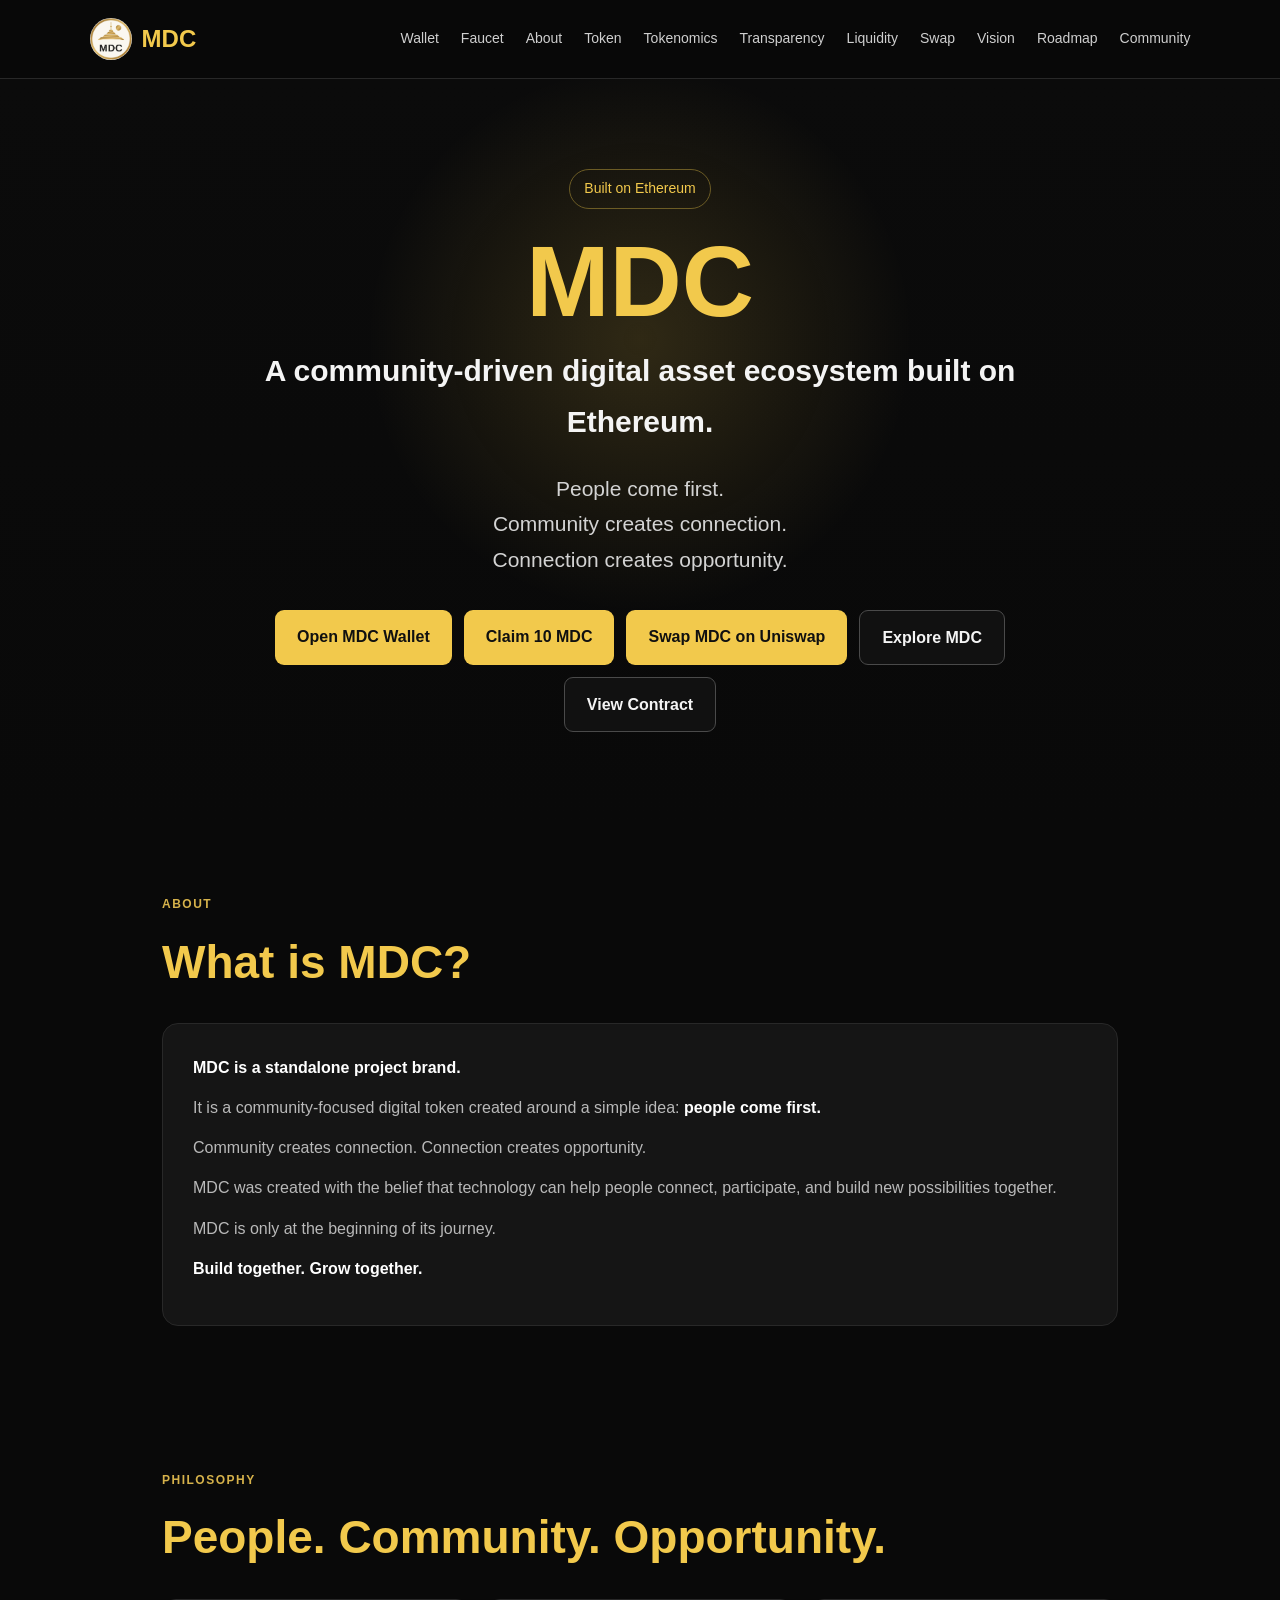
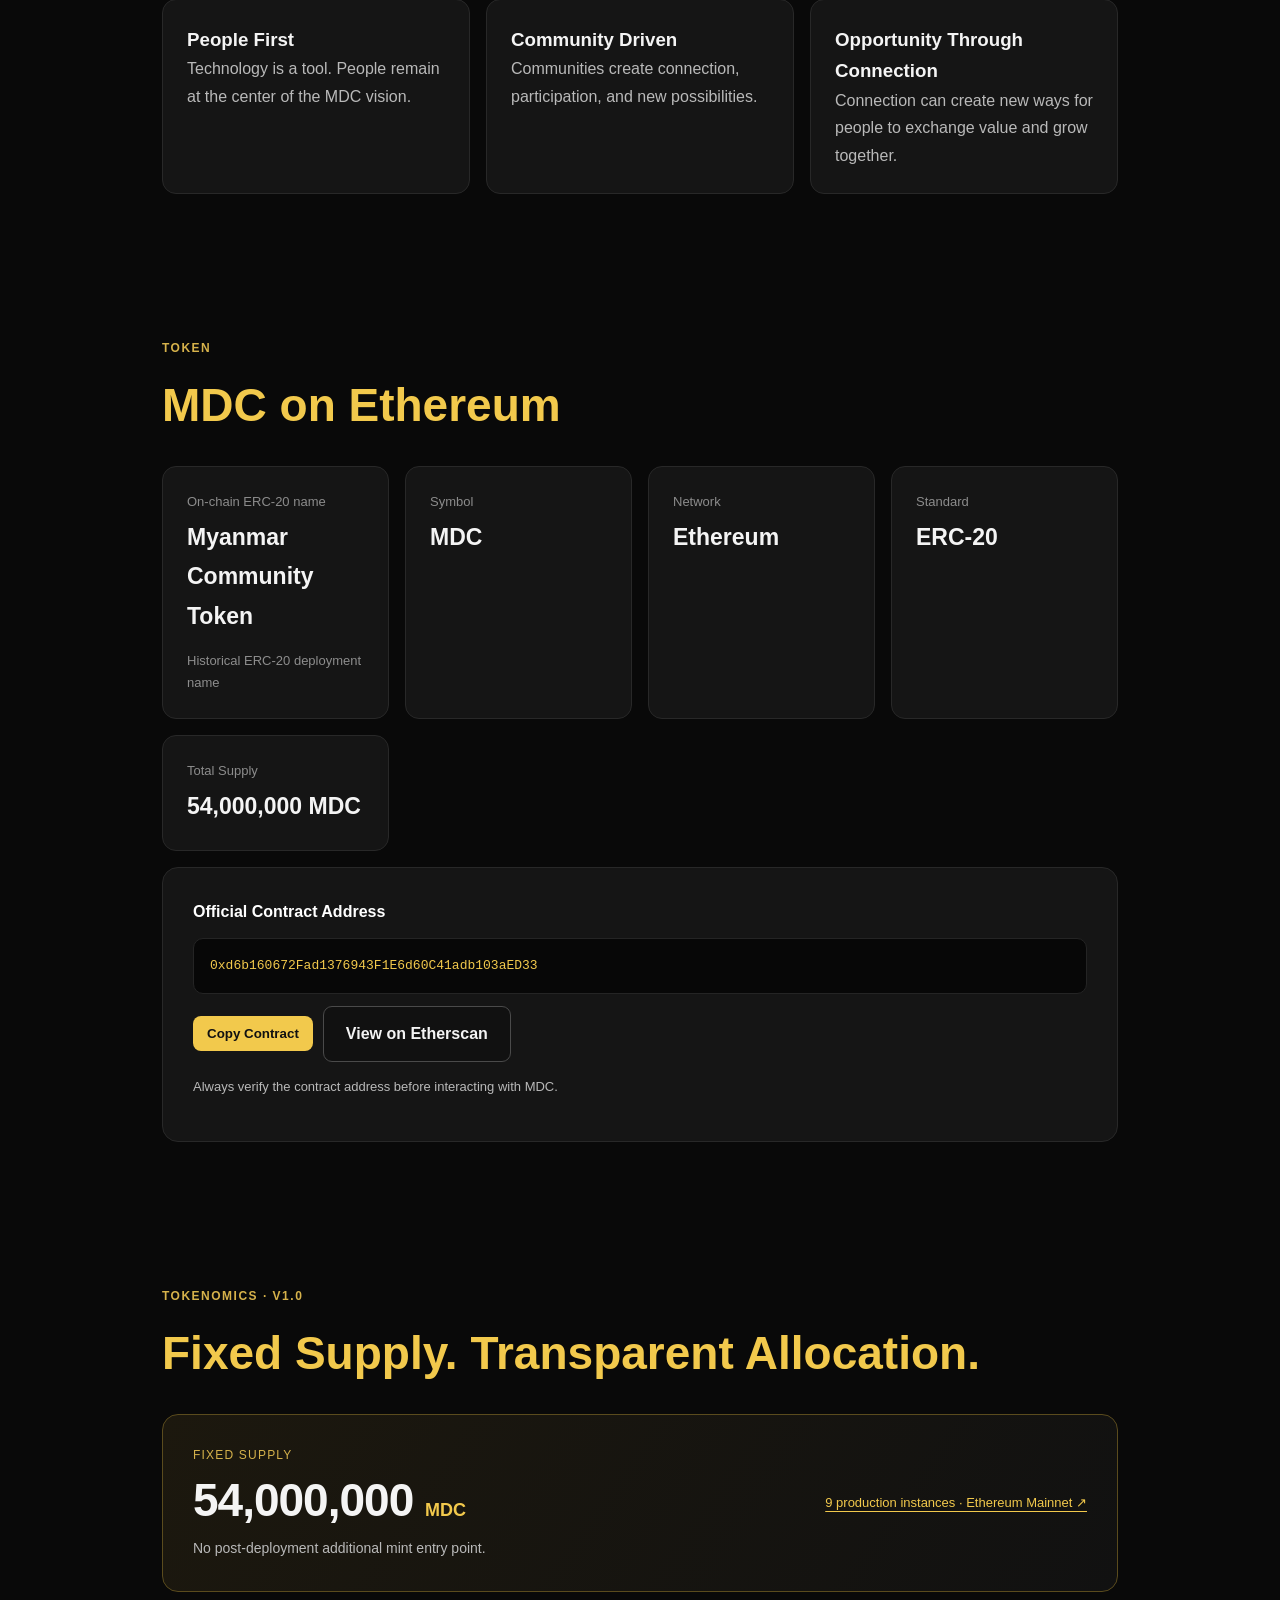
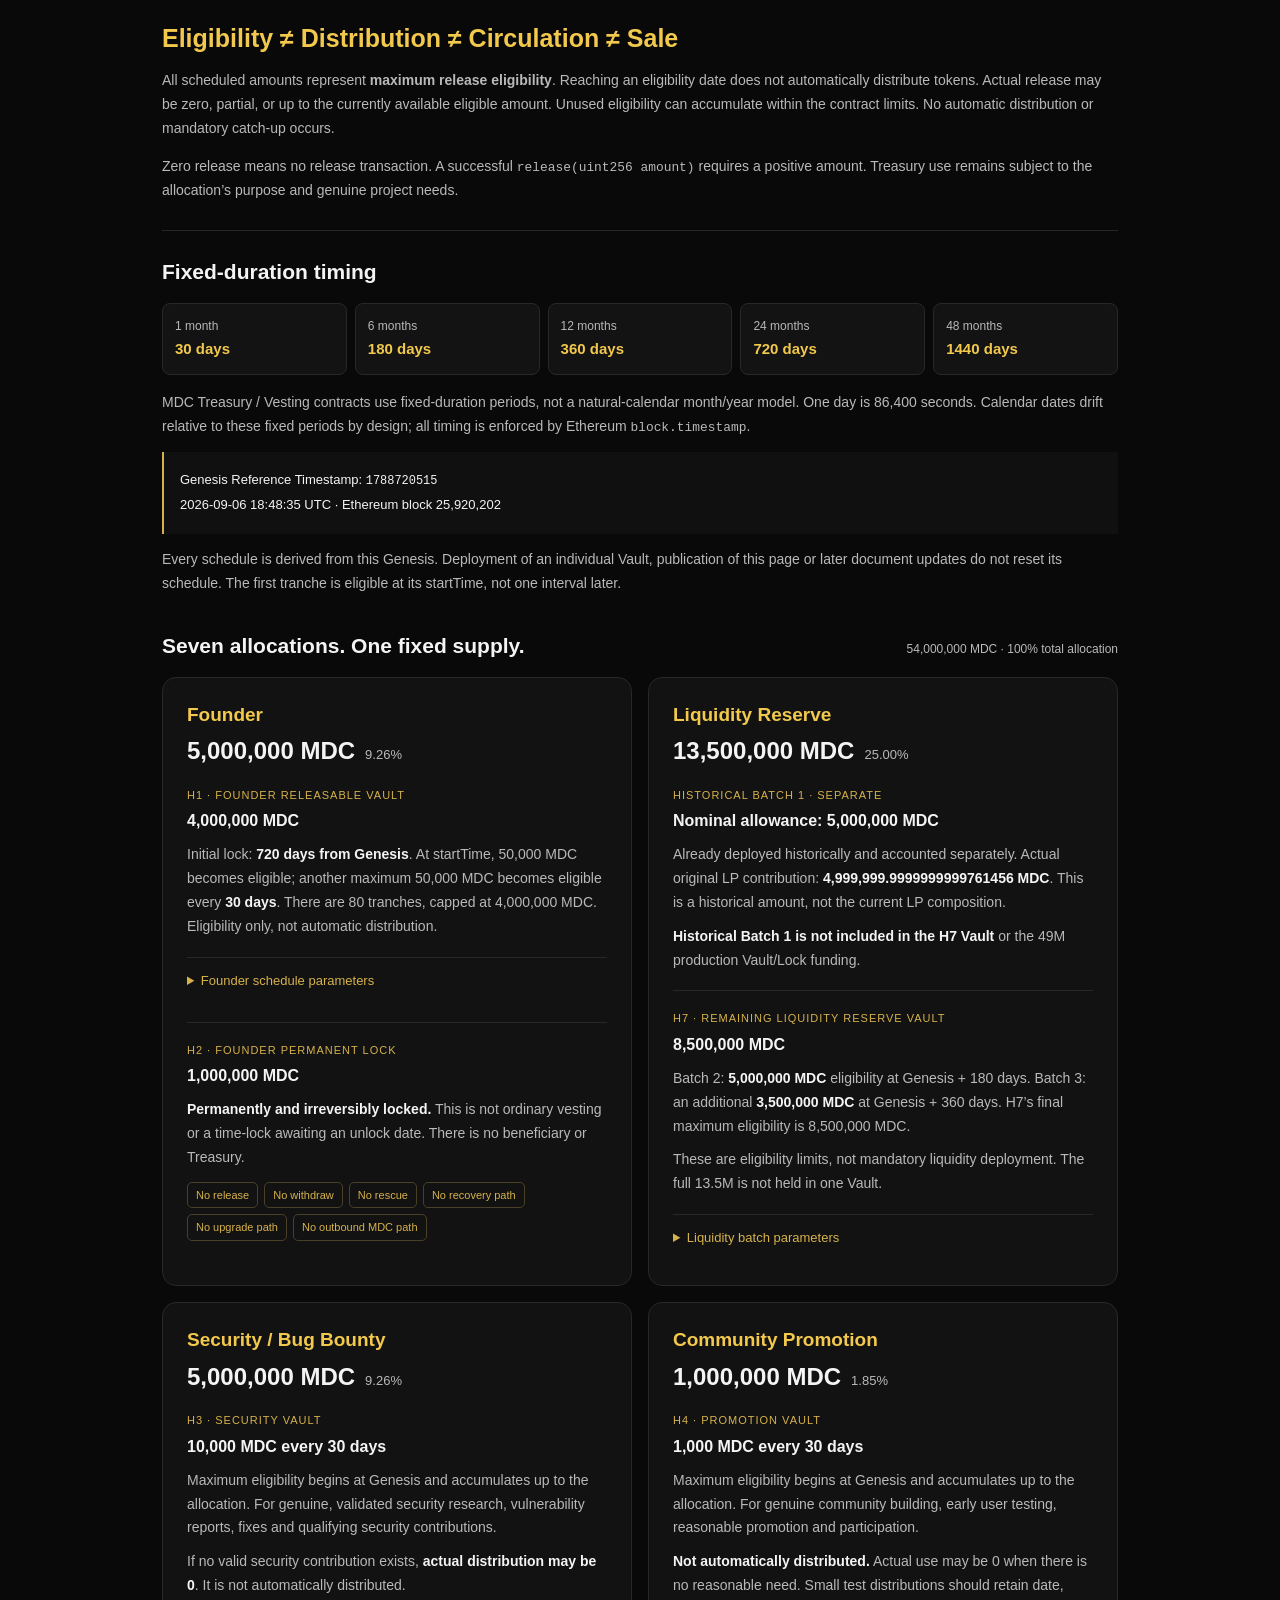
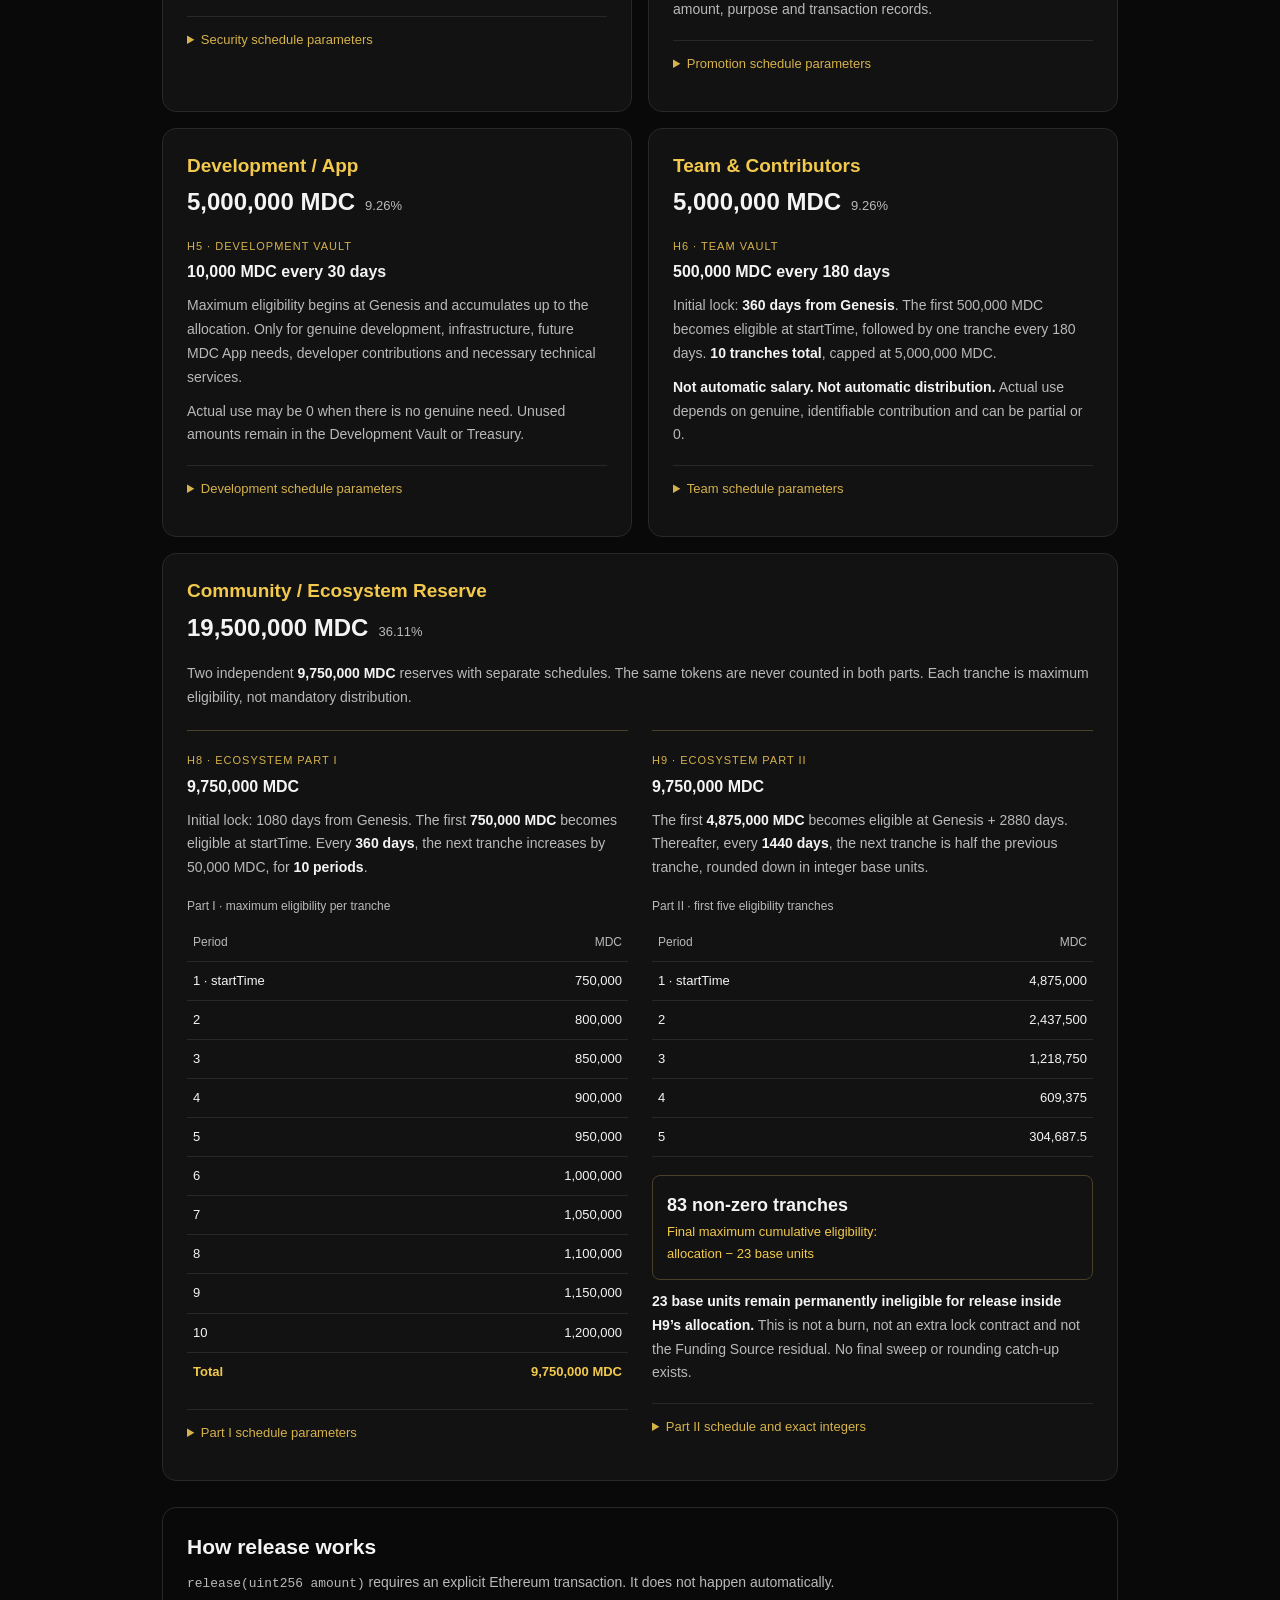
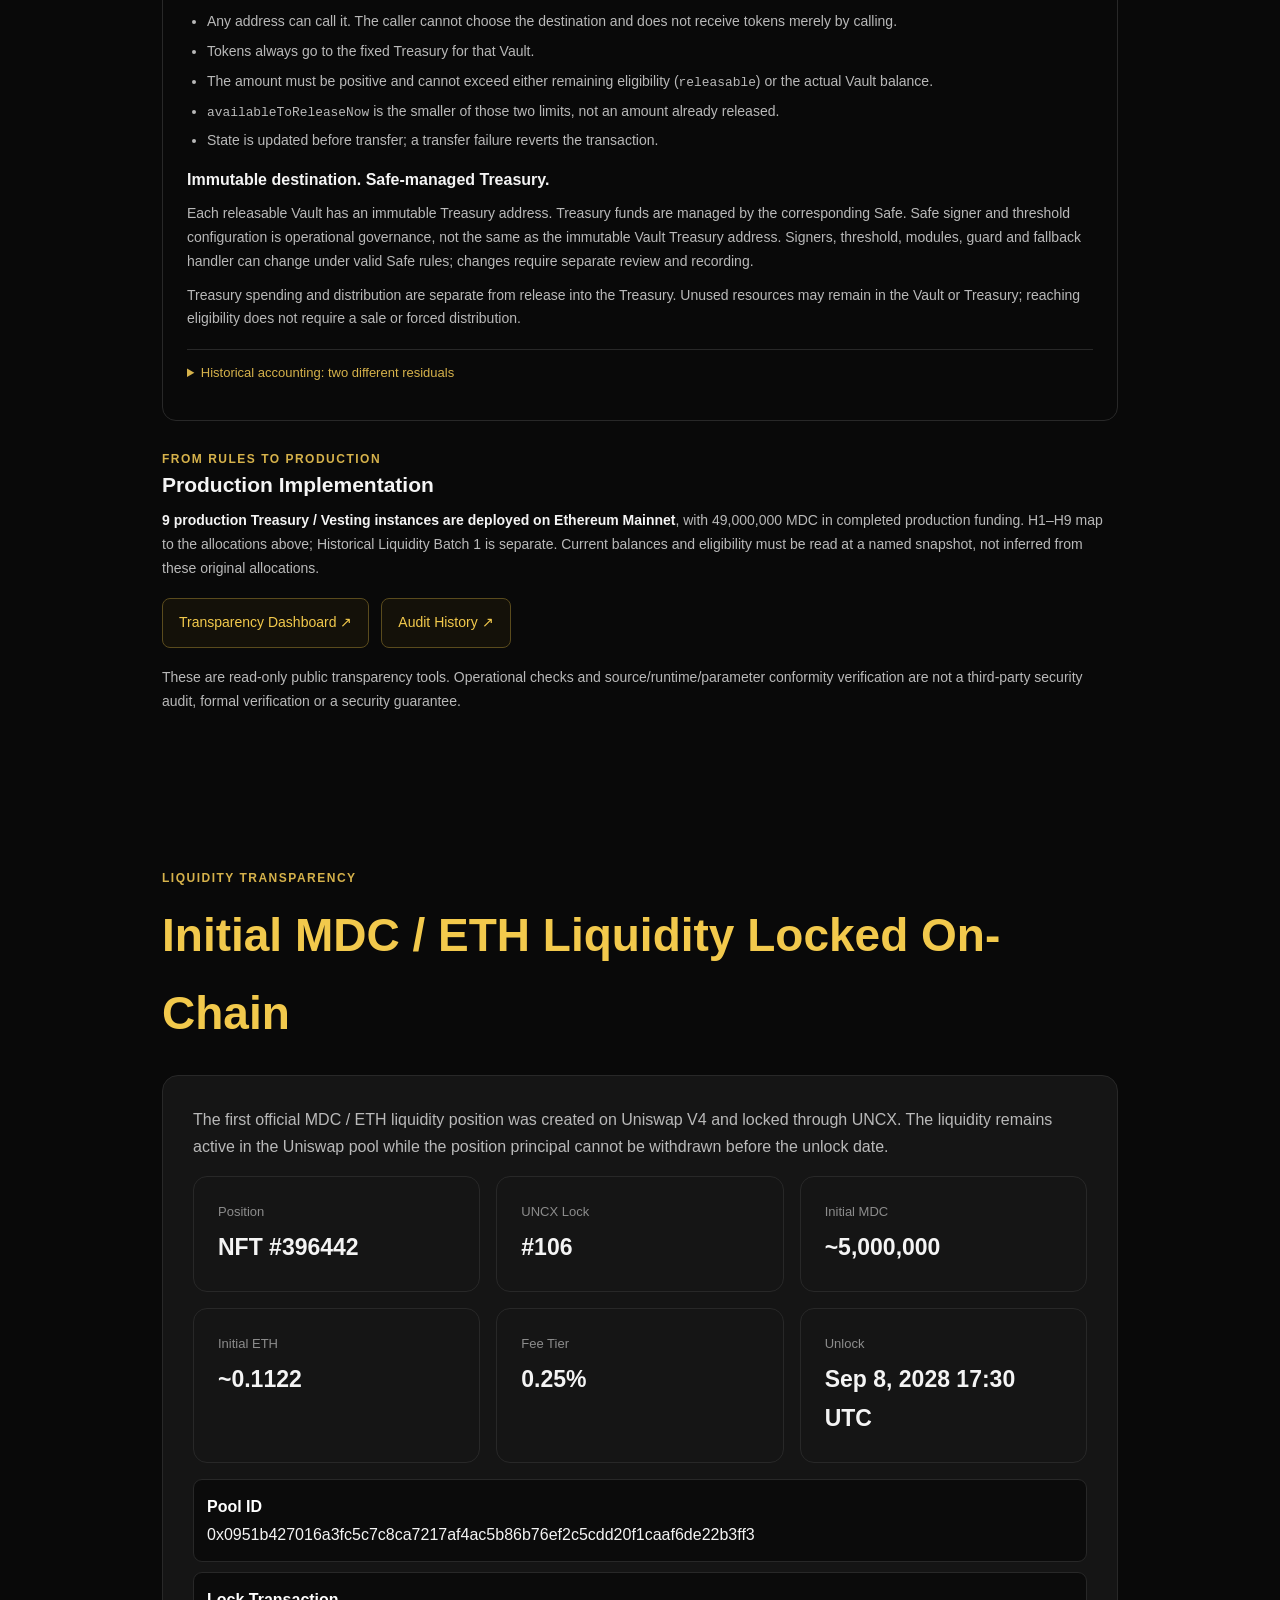
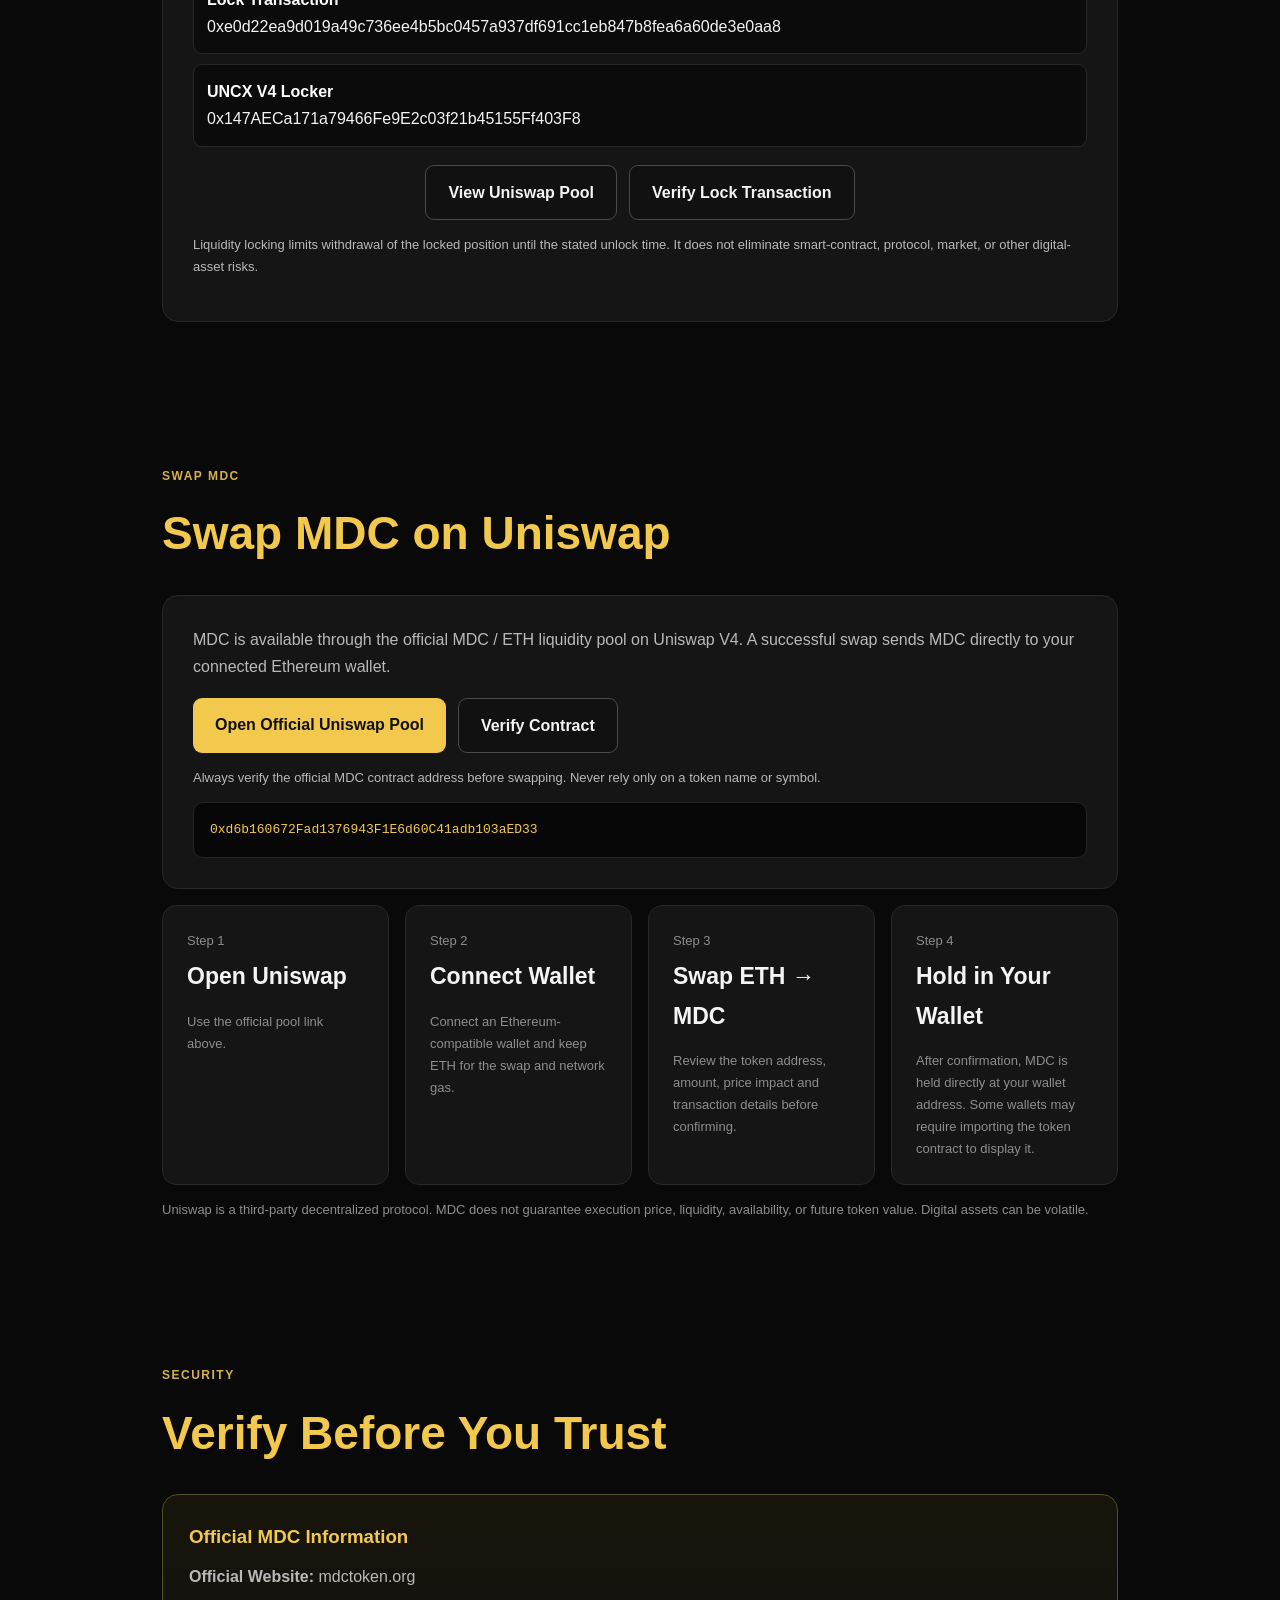
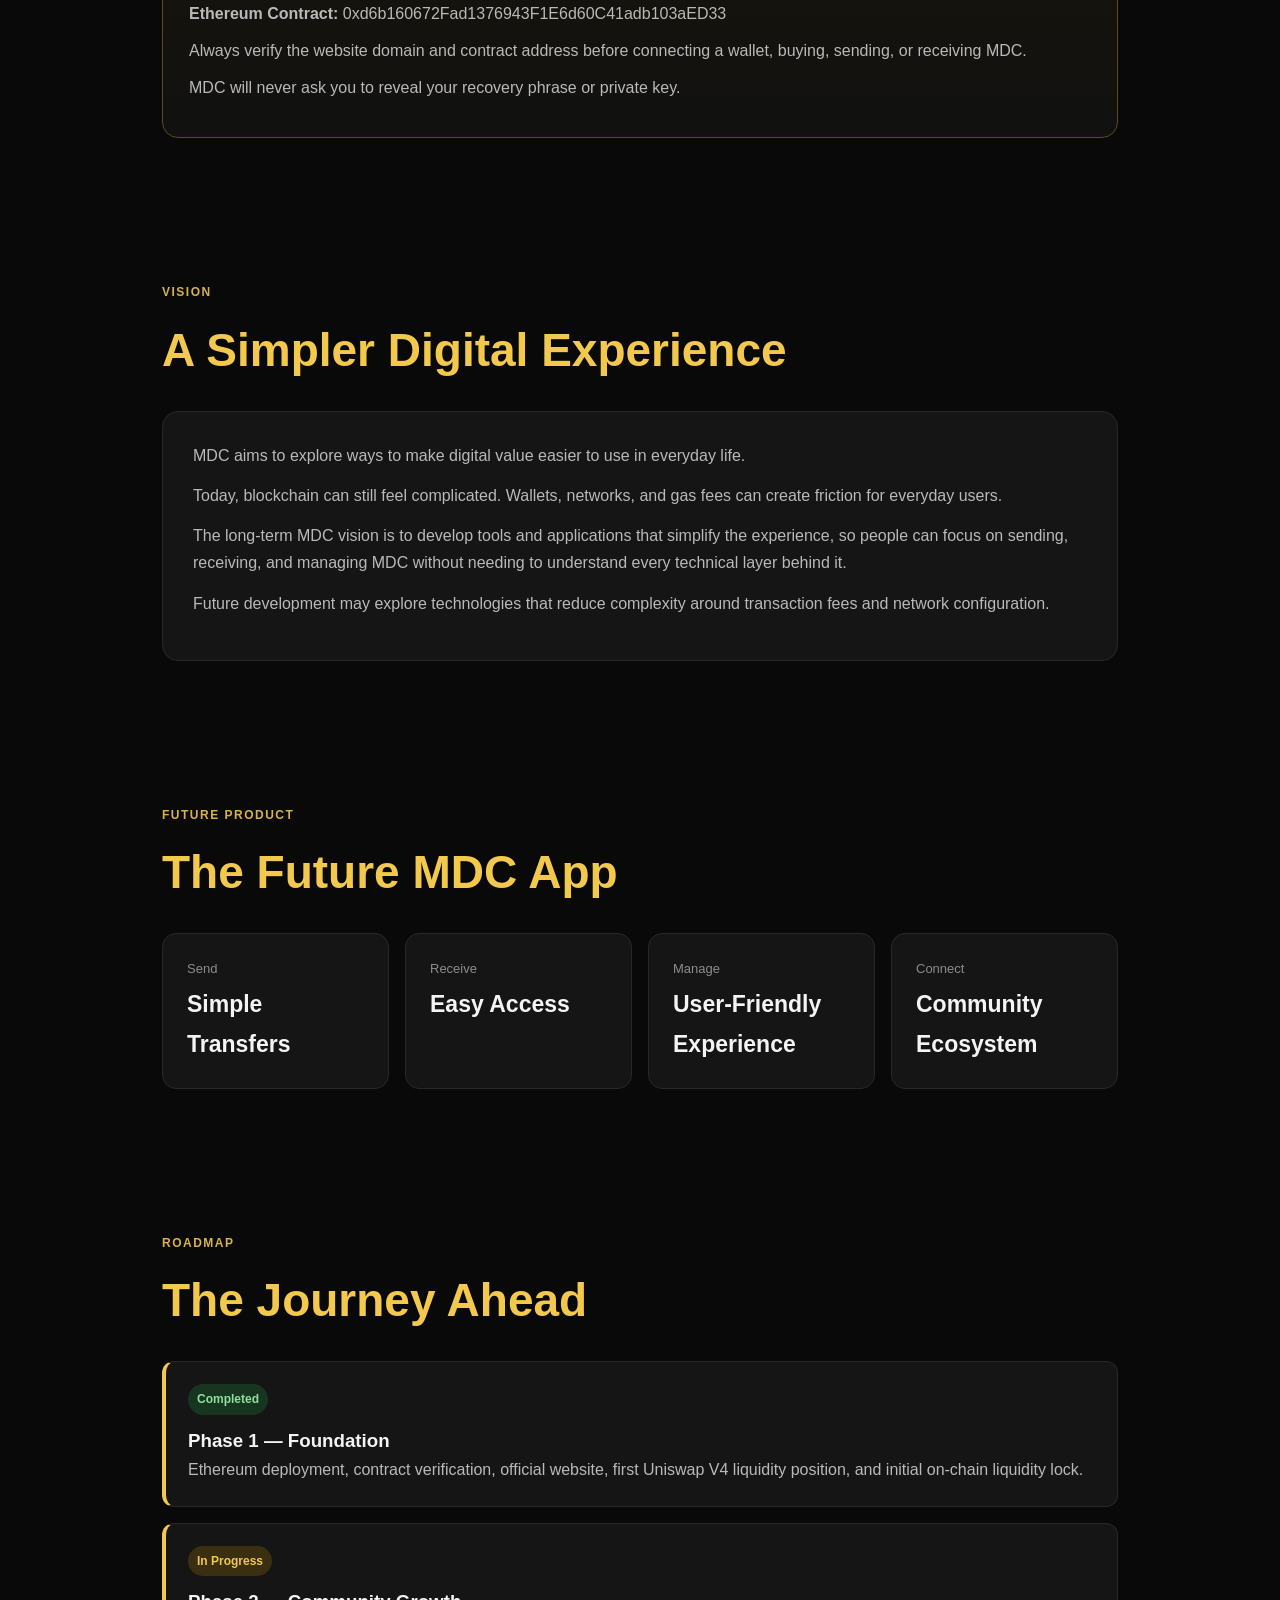
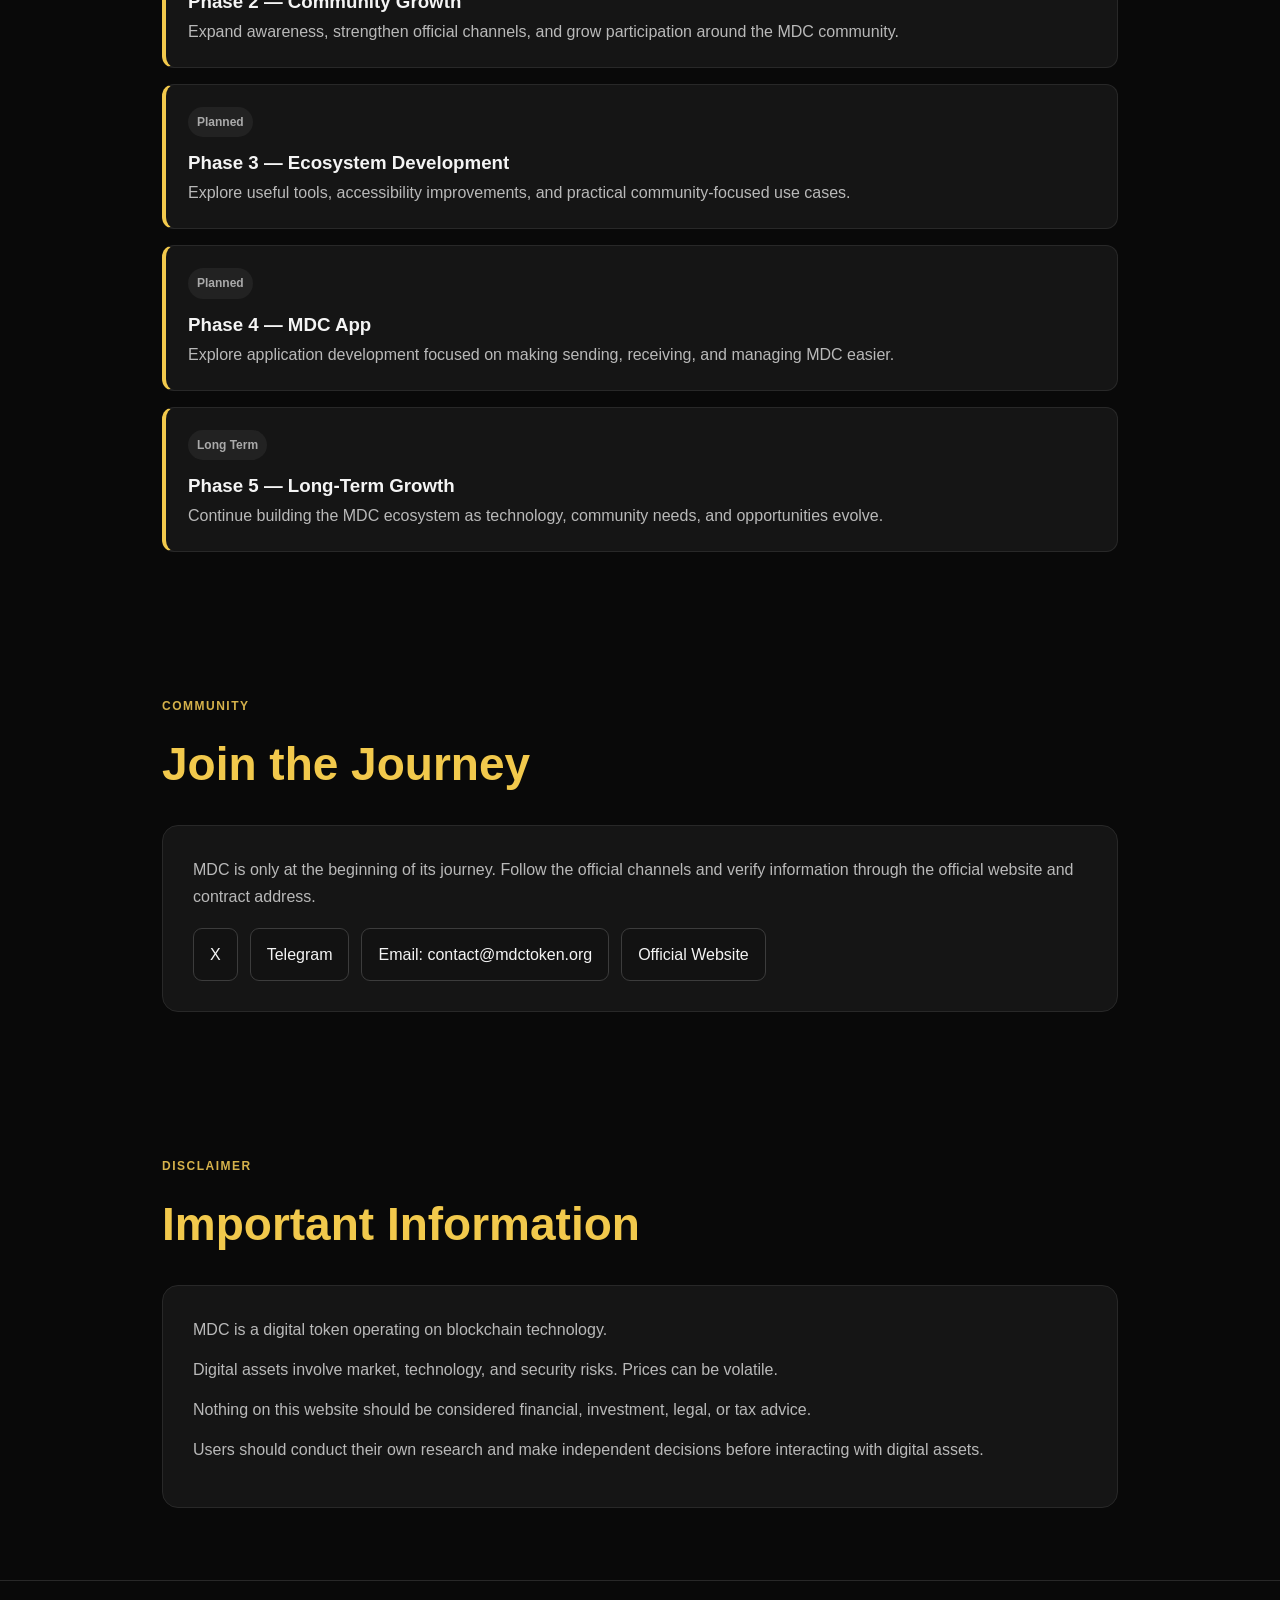
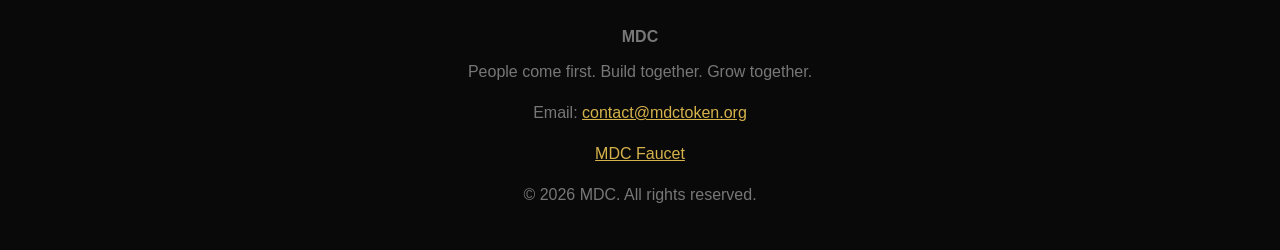
<file: index.html>
<!DOCTYPE html>
<html lang="en">
<head>
  <meta name="referrer" content="no-referrer">
<meta charset="UTF-8">
<meta name="viewport" content="width=device-width, initial-scale=1.0">
<title>MDC</title>
<meta name="description" content="MDC. People come first. Community creates connection. Connection creates opportunity.">
<meta name="theme-color" content="#090909">
<meta property="og:title" content="MDC">
<meta property="og:description" content="MDC. People come first. Community creates connection. Connection creates opportunity.">
<meta property="og:type" content="website">
<meta property="og:url" content="https://mdctoken.org">
<link rel="icon" type="image/svg+xml" href="mdc-token-icon.svg"> 
<style>
:root{--gold:#f2c94c;--gold-soft:#d6b24b;--bg:#090909;--card:#151515;--line:#282828;--text:#f4f4f4;--muted:#b9b9b9}
*{box-sizing:border-box;margin:0;padding:0}html{scroll-behavior:smooth}
body{font-family:Arial,Helvetica,sans-serif;background:var(--bg);color:var(--text);line-height:1.7}
a{color:inherit}nav{position:sticky;top:0;z-index:20;display:flex;align-items:center;justify-content:space-between;padding:18px 7%;background:rgba(9,9,9,.94);border-bottom:1px solid var(--line);backdrop-filter:blur(10px)}
.brand{display:flex;align-items:center;gap:10px;font-weight:800;font-size:24px;color:var(--gold)}
.brand-logo{width:42px;height:42px;border-radius:50%;object-fit:cover;display:block}
.copy-row{display:flex;gap:10px;align-items:center;flex-wrap:wrap;margin-top:12px}
.copy-btn{border:0;background:var(--gold);color:#111;padding:10px 14px;border-radius:8px;font-weight:800;cursor:pointer}
.copy-status{font-size:13px;color:#9d9d9d}
.security-box{background:linear-gradient(180deg,#17140a,#111);border:1px solid #5a4b1d;border-radius:16px;padding:26px}
.security-box h3{color:var(--gold);margin-bottom:10px}
.security-box p{color:var(--muted);margin-bottom:10px}
.status{display:inline-block;font-size:12px;font-weight:800;padding:5px 9px;border-radius:999px;margin-bottom:10px}
.status.done{background:#18351f;color:#8fe09f}
.status.progress{background:#3a3011;color:#f2c94c}
.status.future{background:#222;color:#aaa}.navlinks{display:flex;gap:22px;font-size:14px;color:#cfcfcf}.navlinks a{text-decoration:none}
.hero{min-height:78vh;display:flex;align-items:center;justify-content:center;text-align:center;padding:90px 20px;background:radial-gradient(circle at 50% 35%,rgba(242,201,76,.16),transparent 34%),linear-gradient(180deg,#0b0b0b 0%,#090909 100%)}
.hero-inner{max-width:820px}.badge{display:inline-block;border:1px solid #6c5c25;color:var(--gold);padding:7px 14px;border-radius:999px;font-size:14px;margin-bottom:22px}
h1{color:var(--gold);font-size:clamp(58px,10vw,100px);line-height:1;margin-bottom:14px}.hero h3{font-size:clamp(20px,3vw,30px);margin-bottom:24px}.hero p{color:#d3d3d3;font-size:clamp(17px,2vw,21px)}
.hero-actions{margin-top:32px;display:flex;gap:12px;justify-content:center;flex-wrap:wrap}.btn{display:inline-block;text-decoration:none;padding:13px 22px;border-radius:9px;font-weight:700}
.btn-primary{background:var(--gold);color:#101010}.btn-secondary{border:1px solid #4a4a4a;background:#111}
section{max-width:1000px;margin:auto;padding:72px 22px}.kicker{color:var(--gold-soft);text-transform:uppercase;letter-spacing:1.5px;font-size:12px;font-weight:700}
h2{color:var(--gold);font-size:clamp(32px,5vw,46px);margin:8px 0 22px}.card{background:var(--card);border:1px solid var(--line);border-radius:16px;padding:30px}
.card p{color:var(--muted);margin-bottom:13px}.card strong{color:#fff}.grid{display:grid;grid-template-columns:repeat(auto-fit,minmax(220px,1fr));gap:16px}
.stat{background:var(--card);border:1px solid var(--line);border-radius:14px;padding:24px}.stat .label{color:#8c8c8c;font-size:13px}.stat .value{font-size:23px;font-weight:800;margin-top:5px}
.contract{background:#070707;border:1px solid #242424;color:var(--gold);font-family:monospace;word-break:break-all;padding:16px;border-radius:10px;margin-top:10px}
.philosophy{display:grid;grid-template-columns:repeat(auto-fit,minmax(210px,1fr));gap:16px}.pillar{background:var(--card);border:1px solid var(--line);border-radius:14px;padding:24px}.pillar p{color:var(--muted)}
.timeline{display:grid;gap:16px}.phase{background:var(--card);border:1px solid var(--line);border-left:4px solid var(--gold);border-radius:12px;padding:22px}.phase p{color:var(--muted)}
.socials{display:flex;gap:12px;flex-wrap:wrap}.socials a{text-decoration:none;border:1px solid #3c3c3c;background:#121212;padding:12px 16px;border-radius:9px}
.note{color:#8d8d8d;font-size:13px;margin-top:14px}footer{padding:42px 20px;text-align:center;border-top:1px solid var(--line);color:#777}
.tokenomics-grid{display:grid;grid-template-columns:repeat(auto-fit,minmax(240px,1fr));gap:14px}.tokenomics-item{background:#121212;border:1px solid var(--line);border-radius:12px;padding:20px}.tokenomics-item h3{margin:0 0 6px;color:var(--gold)}.tokenomics-item .amount{font-size:20px;font-weight:700}.tokenomics-item .pct{color:var(--muted);font-size:13px}.proof{display:grid;gap:10px;margin-top:16px}.proof-row{background:#0b0b0b;border:1px solid var(--line);border-radius:9px;padding:13px;word-break:break-all}@media(max-width:760px){.navlinks{display:none}nav{padding:16px 6%}section{padding:56px 18px}.card{padding:24px}}
/* Approved existing-layout fixes: wrap navigation and the public contract address. */
.navlinks{flex-wrap:wrap;justify-content:flex-end;row-gap:8px}
nav{gap:22px}.brand{flex-shrink:0}
.mobile-nav{display:none;position:relative}
.mobile-nav summary{list-style:none;cursor:pointer;font:inherit;color:var(--text);padding:10px 14px;border-radius:9px;min-height:44px}
.mobile-nav summary::-webkit-details-marker{display:none}
.mobile-nav summary:focus-visible{outline:2px solid var(--gold);outline-offset:3px}
.mobile-nav-links{position:absolute;right:0;top:calc(100% + 20px);width:min(300px,88vw);max-height:calc(100svh - 100px);overflow:auto;background:#111;border:1px solid var(--line);border-radius:9px;padding:8px;box-shadow:0 12px 30px #0008}
.mobile-nav-links a{display:block;text-decoration:none;padding:10px 14px;min-height:44px;border-radius:6px}
.mobile-nav-links a:hover,.mobile-nav-links a:focus-visible{background:#222;color:var(--gold)}
@media(max-width:760px){.mobile-nav{display:block}.hero{padding:48px 20px}.hero-actions a:first-child{flex-basis:100%}}
#security .security-box p{overflow-wrap:anywhere}
/* Tokenomics production alignment — styles apply only to this section. */
#tokenomics{scroll-margin-top:84px}
#tokenomics .tk-overview{display:flex;justify-content:space-between;align-items:center;gap:24px;padding:30px;border:1px solid #5a4b1d;border-radius:16px;background:linear-gradient(125deg,#1c180e,#111)}
#tokenomics .tk-label{color:var(--gold-soft);font-size:12px;letter-spacing:1.2px;text-transform:uppercase}
#tokenomics .tk-supply{font-size:clamp(30px,5vw,46px);font-weight:800;line-height:1.25;margin:6px 0 8px;letter-spacing:-1px}
#tokenomics .tk-supply span{font-size:18px;color:var(--gold);letter-spacing:0}
#tokenomics .tk-overview p:last-child{font-size:14px;color:var(--muted)}
#tokenomics .tk-overview a{font-size:13px;color:var(--gold);text-underline-offset:4px}
#tokenomics .tk-principle{padding:28px 0;border-bottom:1px solid var(--line)}
#tokenomics .tk-principle h3{font-size:clamp(18px,3vw,25px);line-height:1.5;color:var(--gold);margin-bottom:12px}
#tokenomics .tk-principle p,#tokenomics .tk-copy{font-size:14px;color:var(--muted)}
#tokenomics .tk-timing{padding:26px 0 30px}
#tokenomics h3{font-size:21px;line-height:1.4}
#tokenomics h4{font-size:16px;line-height:1.5;color:var(--text)}
#tokenomics .tk-periods{display:grid;grid-template-columns:repeat(5,minmax(0,1fr));gap:8px;margin:16px 0}
#tokenomics .tk-periods div{background:#131313;border:1px solid var(--line);border-radius:8px;padding:12px}
#tokenomics .tk-periods dt{font-size:12px;color:var(--muted)}
#tokenomics .tk-periods dd{font-size:15px;font-weight:700;color:var(--gold)}
#tokenomics .tk-genesis{font-size:13px;line-height:1.9;padding:16px;border-left:2px solid var(--gold-soft);background:#101010;margin:14px 0}
#tokenomics code{font-family:Consolas,monospace;font-size:.92em;overflow-wrap:anywhere}
#tokenomics .tk-heading{display:flex;align-items:baseline;justify-content:space-between;gap:16px;margin:6px 0 16px}
#tokenomics .tk-heading p{color:var(--muted);font-size:12px}
#tokenomics .tk-allocations{display:grid;grid-template-columns:repeat(2,minmax(0,1fr));gap:16px}
#tokenomics .tk-allocation{min-width:0;background:#121212;border:1px solid var(--line);border-radius:14px;padding:24px}
#tokenomics .tk-allocation h3{color:var(--gold);font-size:19px}
#tokenomics .tk-amount-row{display:flex;gap:10px;flex-wrap:wrap;align-items:baseline;margin:7px 0 18px}
#tokenomics .tk-amount{font-size:24px;line-height:1.35;font-weight:700}
#tokenomics .tk-pct{color:var(--muted);font-size:13px}
#tokenomics .tk-allocation p{font-size:14px;color:var(--muted);margin:10px 0}
#tokenomics .tk-allocation strong,#tokenomics .tk-copy strong{color:var(--text)}
#tokenomics .tk-instance{color:var(--gold-soft);font-size:11px;letter-spacing:1px;display:block;margin-bottom:5px}
#tokenomics .tk-split+.tk-split{border-top:1px solid var(--line);padding-top:18px;margin-top:18px}
#tokenomics .tk-terms{display:flex;flex-wrap:wrap;gap:6px;margin:12px 0}
#tokenomics .tk-terms span{border:1px solid #494027;border-radius:5px;padding:3px 8px;color:var(--gold-soft);font-size:11px}
#tokenomics .tk-detail{margin-top:18px;border-top:1px solid var(--line);font-size:13px}
#tokenomics summary{cursor:pointer;min-height:44px;padding:12px 0;color:var(--gold-soft)}
#tokenomics summary:focus-visible,#tokenomics a:focus-visible{outline:2px solid var(--gold);outline-offset:4px;border-radius:3px}
#tokenomics .tk-detail dl{display:grid;grid-template-columns:minmax(0,1fr);gap:8px;margin:0 0 10px}
#tokenomics .tk-detail dt{color:var(--muted);font-size:12px}
#tokenomics .tk-detail dd{overflow-wrap:anywhere;color:var(--text)}
#tokenomics .tk-wide{grid-column:1/-1}
#tokenomics .tk-schedule-grid{display:grid;grid-template-columns:repeat(2,minmax(0,1fr));gap:24px;margin-top:20px}
#tokenomics .tk-schedule{min-width:0;border-top:1px solid #4a4025;padding-top:20px}
#tokenomics .tk-schedule table{width:100%;border-collapse:collapse;font-size:13px;margin-top:16px;font-variant-numeric:tabular-nums}
#tokenomics caption{text-align:left;font-size:12px;color:var(--muted);padding-bottom:8px}
#tokenomics th,#tokenomics td{padding:8px 6px;border-bottom:1px solid var(--line);text-align:left;vertical-align:top}
#tokenomics th{font-weight:400;color:var(--muted);font-size:12px}
#tokenomics td:last-child,#tokenomics th:last-child{text-align:right}
#tokenomics tfoot td{font-weight:700;color:var(--gold);border-bottom:0}
#tokenomics .tk-terminal{border:1px solid #494027;border-radius:8px;padding:14px;margin-top:18px;font-size:13px;color:var(--gold)}
#tokenomics .tk-terminal strong{display:block;font-size:18px}
#tokenomics .tk-release{margin-top:26px;padding:24px;border:1px solid var(--line);border-radius:14px}
#tokenomics .tk-release p{margin-top:10px}
#tokenomics .tk-release ul{padding-left:20px;margin:12px 0;color:var(--muted);font-size:14px}
#tokenomics .tk-release li{padding:3px 0}
#tokenomics .tk-production{padding:28px 0 0}
#tokenomics .tk-production p{margin:10px 0}
#tokenomics .tk-links{display:flex;flex-wrap:wrap;gap:12px;margin:18px 0}
#tokenomics .tk-links a{border:1px solid #5a4b1d;border-radius:8px;padding:12px 16px;text-decoration:none;color:var(--gold);background:#141109;font-size:14px}
@media(max-width:760px){#tokenomics .tk-overview{display:block;padding:22px}#tokenomics .tk-overview a{display:inline-block;margin-top:14px}#tokenomics .tk-periods{grid-template-columns:repeat(3,minmax(0,1fr))}#tokenomics .tk-allocations,#tokenomics .tk-schedule-grid{grid-template-columns:minmax(0,1fr)}#tokenomics .tk-allocation,#tokenomics .tk-release{padding:20px}#tokenomics .tk-heading{display:block}#tokenomics .tk-heading p{margin-top:5px}#tokenomics .tk-principle h3 span{white-space:nowrap}#tokenomics .tk-links a{flex:1 1 100%;text-align:center}}
@media(max-width:380px){#tokenomics .tk-periods{grid-template-columns:repeat(2,minmax(0,1fr))}#tokenomics .tk-allocation{padding:16px}#tokenomics .tk-amount{font-size:22px}}
</style>
</head>
<body>
<nav aria-label="Main navigation"><div class="brand"><img src="mdc-logo.jpg" class="brand-logo" alt="MDC logo"><span>MDC</span></div><div class="navlinks"><a href="https://wallet.mdctoken.org/" target="_blank" rel="noopener noreferrer">Wallet</a><a href="/faucet.html">Faucet</a><a href="#about">About</a><a href="#token">Token</a><a href="#tokenomics">Tokenomics</a><a href="transparency.html">Transparency</a><a href="#liquidity">Liquidity</a><a href="#swap">Swap</a><a href="#vision">Vision</a><a href="#roadmap">Roadmap</a><a href="#community">Community</a></div><details class="mobile-nav"><summary class="btn-secondary" aria-label="Open navigation menu">Menu <span aria-hidden="true">☰</span></summary><div class="mobile-nav-links"><a href="https://wallet.mdctoken.org/" target="_blank" rel="noopener noreferrer">Wallet</a><a href="/faucet.html">Faucet</a><a href="#about">About</a><a href="#token">Token</a><a href="#tokenomics">Tokenomics</a><a href="transparency.html">Transparency</a><a href="#liquidity">Liquidity</a><a href="#swap">Swap</a><a href="#vision">Vision</a><a href="#roadmap">Roadmap</a><a href="#community">Community</a></div></details></nav>

<header class="hero"><div class="hero-inner">
<div class="badge">Built on Ethereum</div><h1>MDC</h1><h3>A community-driven digital asset ecosystem built on Ethereum.</h3>
<p>People come first.<br>Community creates connection.<br>Connection creates opportunity.</p>
<div class="hero-actions"><a class="btn btn-primary" href="https://wallet.mdctoken.org/" target="_blank" rel="noopener noreferrer">Open MDC Wallet</a><a class="btn btn-primary" href="/faucet.html">Claim 10 MDC</a><a class="btn btn-primary" href="#swap">Swap MDC on Uniswap</a><a class="btn btn-secondary" href="#about">Explore MDC</a><a class="btn btn-secondary" href="https://etherscan.io/address/0xd6b160672Fad1376943F1E6d60C41adb103aED33" target="_blank" rel="noopener">View Contract</a></div>
</div></header>

<section id="about"><div class="kicker">About</div><h2>What is MDC?</h2><div class="card">
<p><strong>MDC is a standalone project brand.</strong></p>
<p>It is a community-focused digital token created around a simple idea: <strong>people come first.</strong></p>
<p>Community creates connection. Connection creates opportunity.</p>
<p>MDC was created with the belief that technology can help people connect, participate, and build new possibilities together.</p>
<p>MDC is only at the beginning of its journey.</p><p><strong>Build together. Grow together.</strong></p>
</div></section>

<section><div class="kicker">Philosophy</div><h2>People. Community. Opportunity.</h2><div class="philosophy">
<div class="pillar"><h3>People First</h3><p>Technology is a tool. People remain at the center of the MDC vision.</p></div>
<div class="pillar"><h3>Community Driven</h3><p>Communities create connection, participation, and new possibilities.</p></div>
<div class="pillar"><h3>Opportunity Through Connection</h3><p>Connection can create new ways for people to exchange value and grow together.</p></div>
</div></section>

<section id="token"><div class="kicker">Token</div><h2>MDC on Ethereum</h2><div class="grid">
<div class="stat"><div class="label">On-chain ERC-20 name</div><div class="value">Myanmar Community Token</div><p class="note">Historical ERC-20 deployment name</p></div>
<div class="stat"><div class="label">Symbol</div><div class="value">MDC</div></div>
<div class="stat"><div class="label">Network</div><div class="value">Ethereum</div></div>
<div class="stat"><div class="label">Standard</div><div class="value">ERC-20</div></div>
<div class="stat"><div class="label">Total Supply</div><div class="value">54,000,000 MDC</div></div>
</div><div class="card" style="margin-top:16px"><p><strong>Official Contract Address</strong></p>
<div class="contract" id="contractAddress">0xd6b160672Fad1376943F1E6d60C41adb103aED33</div>
<div class="copy-row">
<button class="copy-btn" onclick="copyContract()">Copy Contract</button>
<a class="btn btn-secondary" href="https://etherscan.io/address/0xd6b160672Fad1376943F1E6d60C41adb103aED33" target="_blank" rel="noopener">View on Etherscan</a>
<span class="copy-status" id="copyStatus"></span>
</div>
<p class="note">Always verify the contract address before interacting with MDC.</p></div></section>


<section id="tokenomics" aria-labelledby="tokenomics-title">
<div class="kicker">Tokenomics · v1.0</div><h2 id="tokenomics-title">Fixed Supply. Transparent Allocation.</h2>
<div class="tk-overview">
  <div><div class="tk-label">Fixed Supply</div><p class="tk-supply">54,000,000 <span>MDC</span></p><p>No post-deployment additional mint entry point.</p></div>
  <a href="#tokenomics-production">9 production instances · Ethereum Mainnet ↗</a>
</div>
<div class="tk-principle">
  <h3><span>Eligibility ≠ Distribution</span> <span>≠ Circulation ≠ Sale</span></h3>
  <p>All scheduled amounts represent <strong>maximum release eligibility</strong>. Reaching an eligibility date does not automatically distribute tokens. Actual release may be zero, partial, or up to the currently available eligible amount. Unused eligibility can accumulate within the contract limits. No automatic distribution or mandatory catch-up occurs.</p>
  <p class="note">Zero release means no release transaction. A successful <code>release(uint256 amount)</code> requires a positive amount. Treasury use remains subject to the allocation’s purpose and genuine project needs.</p>
</div>
<div class="tk-timing">
  <h3>Fixed-duration timing</h3>
  <dl class="tk-periods">
    <div><dt>1 month</dt><dd>30 days</dd></div><div><dt>6 months</dt><dd>180 days</dd></div><div><dt>12 months</dt><dd>360 days</dd></div><div><dt>24 months</dt><dd>720 days</dd></div><div><dt>48 months</dt><dd>1440 days</dd></div>
  </dl>
  <p class="tk-copy">MDC Treasury / Vesting contracts use fixed-duration periods, not a natural-calendar month/year model. One day is 86,400 seconds. Calendar dates drift relative to these fixed periods by design; all timing is enforced by Ethereum <code>block.timestamp</code>.</p>
  <div class="tk-genesis">Genesis Reference Timestamp: <code>1788720515</code><br><time datetime="2026-09-06T18:48:35Z">2026-09-06 18:48:35 UTC</time> · Ethereum block 25,920,202</div>
  <p class="tk-copy">Every schedule is derived from this Genesis. Deployment of an individual Vault, publication of this page or later document updates do not reset its schedule. The first tranche is eligible at its startTime, not one interval later.</p>
</div>
<div class="tk-heading"><h3>Seven allocations. One fixed supply.</h3><p>54,000,000 MDC · 100% total allocation</p></div>
<div class="tk-allocations">
  <article class="tk-allocation" id="tokenomics-founder">
    <h3>Founder</h3><div class="tk-amount-row"><span class="tk-amount">5,000,000 MDC</span><span class="tk-pct">9.26%</span></div>
    <div class="tk-split"><span class="tk-instance">H1 · FOUNDER RELEASABLE VAULT</span><h4>4,000,000 MDC</h4>
      <p>Initial lock: <strong>720 days from Genesis</strong>. At startTime, 50,000 MDC becomes eligible; another maximum 50,000 MDC becomes eligible every <strong>30 days</strong>. There are 80 tranches, capped at 4,000,000 MDC. Eligibility only, not automatic distribution.</p>
      <details class="tk-detail"><summary>Founder schedule parameters</summary><dl><div><dt>startTime · Genesis + 720 days</dt><dd><code>1850928515</code><br>2028-08-26 18:48:35 UTC</dd></div><div><dt>interval / amountPerInterval</dt><dd>2592000 seconds / 50,000 MDC</dd></div><div><dt>Final tranche</dt><dd>Period 80 = startTime + 79 × 30 days</dd></div></dl></details>
    </div>
    <div class="tk-split"><span class="tk-instance">H2 · FOUNDER PERMANENT LOCK</span><h4>1,000,000 MDC</h4>
      <p><strong>Permanently and irreversibly locked.</strong> This is not ordinary vesting or a time-lock awaiting an unlock date. There is no beneficiary or Treasury.</p>
      <div class="tk-terms"><span>No release</span><span>No withdraw</span><span>No rescue</span><span>No recovery path</span><span>No upgrade path</span><span>No outbound MDC path</span></div>
    </div>
  </article>
  <article class="tk-allocation" id="tokenomics-liquidity">
    <h3>Liquidity Reserve</h3><div class="tk-amount-row"><span class="tk-amount">13,500,000 MDC</span><span class="tk-pct">25.00%</span></div>
    <div class="tk-split"><span class="tk-instance">HISTORICAL BATCH 1 · SEPARATE</span><h4>Nominal allowance: 5,000,000 MDC</h4>
      <p>Already deployed historically and accounted separately. Actual original LP contribution: <strong>4,999,999.9999999999761456 MDC</strong>. This is a historical amount, not the current LP composition.</p>
      <p><strong>Historical Batch 1 is not included in the H7 Vault</strong> or the 49M production Vault/Lock funding.</p>
    </div>
    <div class="tk-split"><span class="tk-instance">H7 · REMAINING LIQUIDITY RESERVE VAULT</span><h4>8,500,000 MDC</h4>
      <p>Batch 2: <strong>5,000,000 MDC</strong> eligibility at Genesis + 180 days. Batch 3: an additional <strong>3,500,000 MDC</strong> at Genesis + 360 days. H7’s final maximum eligibility is 8,500,000 MDC.</p>
      <p>These are eligibility limits, not mandatory liquidity deployment. The full 13.5M is not held in one Vault.</p>
      <details class="tk-detail"><summary>Liquidity batch parameters</summary><dl><div><dt>batch2Time / batch2Amount</dt><dd><code>1804272515</code> / 5,000,000 MDC<br>2027-03-05 18:48:35 UTC</dd></div><div><dt>batch3Time / batch3Amount</dt><dd><code>1819824515</code> / 3,500,000 MDC<br>2027-09-01 18:48:35 UTC</dd></div></dl></details>
    </div>
  </article>
  <article class="tk-allocation" id="tokenomics-security">
    <h3>Security / Bug Bounty</h3><div class="tk-amount-row"><span class="tk-amount">5,000,000 MDC</span><span class="tk-pct">9.26%</span></div>
    <span class="tk-instance">H3 · SECURITY VAULT</span>
    <h4>10,000 MDC every 30 days</h4>
    <p>Maximum eligibility begins at Genesis and accumulates up to the allocation. For genuine, validated security research, vulnerability reports, fixes and qualifying security contributions.</p>
    <p>If no valid security contribution exists, <strong>actual distribution may be 0</strong>. It is not automatically distributed.</p>
    <details class="tk-detail"><summary>Security schedule parameters</summary><dl><div><dt>startTime · Genesis</dt><dd><code>1788720515</code></dd></div><div><dt>interval / amountPerInterval</dt><dd>2592000 seconds / 10,000 MDC</dd></div></dl></details>
  </article>
  <article class="tk-allocation" id="tokenomics-promotion">
    <h3>Community Promotion</h3><div class="tk-amount-row"><span class="tk-amount">1,000,000 MDC</span><span class="tk-pct">1.85%</span></div>
    <span class="tk-instance">H4 · PROMOTION VAULT</span>
    <h4>1,000 MDC every 30 days</h4>
    <p>Maximum eligibility begins at Genesis and accumulates up to the allocation. For genuine community building, early user testing, reasonable promotion and participation.</p>
    <p><strong>Not automatically distributed.</strong> Actual use may be 0 when there is no reasonable need. Small test distributions should retain date, amount, purpose and transaction records.</p>
    <details class="tk-detail"><summary>Promotion schedule parameters</summary><dl><div><dt>startTime · Genesis</dt><dd><code>1788720515</code></dd></div><div><dt>interval / amountPerInterval</dt><dd>2592000 seconds / 1,000 MDC</dd></div></dl></details>
  </article>
  <article class="tk-allocation" id="tokenomics-development">
    <h3>Development / App</h3><div class="tk-amount-row"><span class="tk-amount">5,000,000 MDC</span><span class="tk-pct">9.26%</span></div>
    <span class="tk-instance">H5 · DEVELOPMENT VAULT</span>
    <h4>10,000 MDC every 30 days</h4>
    <p>Maximum eligibility begins at Genesis and accumulates up to the allocation. Only for genuine development, infrastructure, future MDC App needs, developer contributions and necessary technical services.</p>
    <p>Actual use may be 0 when there is no genuine need. Unused amounts remain in the Development Vault or Treasury.</p>
    <details class="tk-detail"><summary>Development schedule parameters</summary><dl><div><dt>startTime · Genesis</dt><dd><code>1788720515</code></dd></div><div><dt>interval / amountPerInterval</dt><dd>2592000 seconds / 10,000 MDC</dd></div></dl></details>
  </article>
  <article class="tk-allocation" id="tokenomics-team">
    <h3>Team &amp; Contributors</h3><div class="tk-amount-row"><span class="tk-amount">5,000,000 MDC</span><span class="tk-pct">9.26%</span></div>
    <span class="tk-instance">H6 · TEAM VAULT</span>
    <h4>500,000 MDC every 180 days</h4>
    <p>Initial lock: <strong>360 days from Genesis</strong>. The first 500,000 MDC becomes eligible at startTime, followed by one tranche every 180 days. <strong>10 tranches total</strong>, capped at 5,000,000 MDC.</p>
    <p><strong>Not automatic salary. Not automatic distribution.</strong> Actual use depends on genuine, identifiable contribution and can be partial or 0.</p>
    <details class="tk-detail"><summary>Team schedule parameters</summary><dl><div><dt>startTime · Genesis + 360 days</dt><dd><code>1819824515</code><br>2027-09-01 18:48:35 UTC</dd></div><div><dt>interval / amountPerInterval</dt><dd>15552000 seconds / 500,000 MDC</dd></div><div><dt>Final tranche</dt><dd>Period 10 = startTime + 9 × 180 days = Genesis + 1980 days</dd></div></dl></details>
  </article>
  <article class="tk-allocation tk-wide" id="tokenomics-ecosystem">
    <h3>Community / Ecosystem Reserve</h3><div class="tk-amount-row"><span class="tk-amount">19,500,000 MDC</span><span class="tk-pct">36.11%</span></div>
    <p>Two independent <strong>9,750,000 MDC</strong> reserves with separate schedules. The same tokens are never counted in both parts. Each tranche is maximum eligibility, not mandatory distribution.</p>
    <div class="tk-schedule-grid">
      <div class="tk-schedule" id="tokenomics-h8"><span class="tk-instance">H8 · ECOSYSTEM PART I</span><h4>9,750,000 MDC</h4>
        <p>Initial lock: 1080 days from Genesis. The first <strong>750,000 MDC</strong> becomes eligible at startTime. Every <strong>360 days</strong>, the next tranche increases by 50,000 MDC, for <strong>10 periods</strong>.</p>
        <table><caption>Part I · maximum eligibility per tranche</caption><thead><tr><th scope="col">Period</th><th scope="col">MDC</th></tr></thead><tbody>
          <tr><td>1 · startTime</td><td>750,000</td></tr><tr><td>2</td><td>800,000</td></tr><tr><td>3</td><td>850,000</td></tr><tr><td>4</td><td>900,000</td></tr><tr><td>5</td><td>950,000</td></tr><tr><td>6</td><td>1,000,000</td></tr><tr><td>7</td><td>1,050,000</td></tr><tr><td>8</td><td>1,100,000</td></tr><tr><td>9</td><td>1,150,000</td></tr><tr><td>10</td><td>1,200,000</td></tr>
        </tbody><tfoot><tr><td>Total</td><td>9,750,000 MDC</td></tr></tfoot></table>
        <details class="tk-detail"><summary>Part I schedule parameters</summary><dl><div><dt>startTime · Genesis + 1080 days</dt><dd><code>1882032515</code><br>2029-08-21 18:48:35 UTC</dd></div><div><dt>interval</dt><dd>31104000 seconds / 360 days</dd></div><div><dt>initialAmount / stepAmount / periodCount</dt><dd>750,000 MDC / 50,000 MDC / 10</dd></div></dl></details>
      </div>
      <div class="tk-schedule" id="tokenomics-h9"><span class="tk-instance">H9 · ECOSYSTEM PART II</span><h4>9,750,000 MDC</h4>
        <p>The first <strong>4,875,000 MDC</strong> becomes eligible at Genesis + 2880 days. Thereafter, every <strong>1440 days</strong>, the next tranche is half the previous tranche, rounded down in integer base units.</p>
        <table><caption>Part II · first five eligibility tranches</caption><thead><tr><th scope="col">Period</th><th scope="col">MDC</th></tr></thead><tbody>
          <tr><td>1 · startTime</td><td>4,875,000</td></tr><tr><td>2</td><td>2,437,500</td></tr><tr><td>3</td><td>1,218,750</td></tr><tr><td>4</td><td>609,375</td></tr><tr><td>5</td><td>304,687.5</td></tr>
        </tbody></table>
        <div class="tk-terminal"><strong>83 non-zero tranches</strong>Final maximum cumulative eligibility:<br>allocation − 23 base units</div>
        <p><strong>23 base units remain permanently ineligible for release inside H9’s allocation.</strong> This is not a burn, not an extra lock contract and not the Funding Source residual. No final sweep or rounding catch-up exists.</p>
        <details class="tk-detail"><summary>Part II schedule and exact integers</summary><dl><div><dt>startTime · Genesis + 2880 days</dt><dd><code>2037552515</code><br>2034-07-26 18:48:35 UTC</dd></div><div><dt>interval / initialAmount</dt><dd>124416000 seconds / 4,875,000 MDC</dd></div><div><dt>Integer floor-halving</dt><dd><code>nextTranche = floor(previousTranche / 2)</code><br>Amounts use 18-decimal base units, never floating-point arithmetic.</dd></div><div><dt>Terminal cumulative eligibility</dt><dd><code>9749999999999999999999977</code> base units</dd></div><div><dt>Final non-zero tranche</dt><dd>Period 83: 1 base unit at <code>12239664515</code><br>startTime + 82 × interval. All later tranches are 0; cumulative eligibility stays unchanged.</dd></div><div><dt>Permanently ineligible amount</dt><dd>23 base units = 0.000000000000000023 MDC</dd></div></dl></details>
      </div>
    </div>
  </article>
</div>
<div class="tk-release">
  <h3>How release works</h3>
  <p class="tk-copy"><code>release(uint256 amount)</code> requires an explicit Ethereum transaction. It does not happen automatically.</p>
  <ul><li>Any address can call it. The caller cannot choose the destination and does not receive tokens merely by calling.</li><li>Tokens always go to the fixed Treasury for that Vault.</li><li>The amount must be positive and cannot exceed either remaining eligibility (<code>releasable</code>) or the actual Vault balance.</li><li><code>availableToReleaseNow</code> is the smaller of those two limits, not an amount already released.</li><li>State is updated before transfer; a transfer failure reverts the transaction.</li></ul>
  <h4>Immutable destination. Safe-managed Treasury.</h4>
  <p class="tk-copy">Each releasable Vault has an immutable Treasury address. Treasury funds are managed by the corresponding Safe. Safe signer and threshold configuration is operational governance, not the same as the immutable Vault Treasury address. Signers, threshold, modules, guard and fallback handler can change under valid Safe rules; changes require separate review and recording.</p>
  <p class="tk-copy">Treasury spending and distribution are separate from release into the Treasury. Unused resources may remain in the Vault or Treasury; reaching eligibility does not require a sale or forced distribution.</p>
  <details class="tk-detail"><summary>Historical accounting: two different residuals</summary>
    <p class="tk-copy">The <strong>Funding Source accounting residual is 23,854,400 base units</strong> (0.0000000000238544 MDC), the difference between the nominal 5M Batch 1 allowance and the actual historical LP contribution. The Production Registry records it at the Funding Source in snapshot S1. It is not a new allocation and is not added to H7 or another Vault.</p>
    <p class="tk-copy"><strong>H9’s 23 permanently ineligible base units</strong> are already inside H9’s allocation and the 49M funding total. They are completely separate from the Source residual.</p>
    <p class="tk-copy">49,000,000 MDC production funding + 4,999,999.9999999999761456 MDC historical Batch 1 + 0.0000000000238544 MDC Source residual = 54,000,000 MDC. This is historical funding reconciliation, not a formula for the sum of future current Vault balances.</p>
  </details>
</div>
<div class="tk-production" id="tokenomics-production">
  <div class="kicker">From rules to production</div><h3>Production Implementation</h3>
  <p class="tk-copy"><strong>9 production Treasury / Vesting instances are deployed on Ethereum Mainnet</strong>, with 49,000,000 MDC in completed production funding. H1–H9 map to the allocations above; Historical Liquidity Batch 1 is separate. Current balances and eligibility must be read at a named snapshot, not inferred from these original allocations.</p>
  <div class="tk-links"><a href="transparency.html">Transparency Dashboard ↗</a><a href="transparency/history.html">Audit History ↗</a></div>
  <p class="tk-copy">These are read-only public transparency tools. Operational checks and source/runtime/parameter conformity verification are not a third-party security audit, formal verification or a security guarantee.</p>
</div>
</section>
<section id="liquidity"><div class="kicker">Liquidity Transparency</div><h2>Initial MDC / ETH Liquidity Locked On-Chain</h2><div class="card"><p>The first official MDC / ETH liquidity position was created on Uniswap V4 and locked through UNCX. The liquidity remains active in the Uniswap pool while the position principal cannot be withdrawn before the unlock date.</p><div class="grid" style="margin-top:16px"><div class="stat"><div class="label">Position</div><div class="value">NFT #396442</div></div><div class="stat"><div class="label">UNCX Lock</div><div class="value">#106</div></div><div class="stat"><div class="label">Initial MDC</div><div class="value">~5,000,000</div></div><div class="stat"><div class="label">Initial ETH</div><div class="value">~0.1122</div></div><div class="stat"><div class="label">Fee Tier</div><div class="value">0.25%</div></div><div class="stat"><div class="label">Unlock</div><div class="value">Sep 8, 2028 17:30 UTC</div></div></div><div class="proof"><div class="proof-row"><strong>Pool ID</strong><br>0x0951b427016a3fc5c7c8ca7217af4ac5b86b76ef2c5cdd20f1caaf6de22b3ff3</div><div class="proof-row"><strong>Lock Transaction</strong><br>0xe0d22ea9d019a49c736ee4b5bc0457a937df691cc1eb847b8fea6a60de3e0aa8</div><div class="proof-row"><strong>UNCX V4 Locker</strong><br>0x147AECa171a79466Fe9E2c03f21b45155Ff403F8</div></div><div class="hero-actions" style="margin-top:18px"><a class="btn btn-secondary" href="https://app.uniswap.org/explore/pools/ethereum/0x0951b427016a3fc5c7c8ca7217af4ac5b86b76ef2c5cdd20f1caaf6de22b3ff3" target="_blank" rel="noopener">View Uniswap Pool</a><a class="btn btn-secondary" href="https://etherscan.io/tx/0xe0d22ea9d019a49c736ee4b5bc0457a937df691cc1eb847b8fea6a60de3e0aa8" target="_blank" rel="noopener">Verify Lock Transaction</a></div><p class="note">Liquidity locking limits withdrawal of the locked position until the stated unlock time. It does not eliminate smart-contract, protocol, market, or other digital-asset risks.</p></div></section><section id="swap"><div class="kicker">Swap MDC</div><h2>Swap MDC on Uniswap</h2><div class="card"><p>MDC is available through the official MDC / ETH liquidity pool on Uniswap V4. A successful swap sends MDC directly to your connected Ethereum wallet.</p><div class="hero-actions" style="justify-content:flex-start;margin-top:18px"><a class="btn btn-primary" href="https://app.uniswap.org/explore/pools/ethereum/0x0951b427016a3fc5c7c8ca7217af4ac5b86b76ef2c5cdd20f1caaf6de22b3ff3" target="_blank" rel="noopener">Open Official Uniswap Pool</a><a class="btn btn-secondary" href="https://etherscan.io/address/0xd6b160672Fad1376943F1E6d60C41adb103aED33" target="_blank" rel="noopener">Verify Contract</a></div><p class="note">Always verify the official MDC contract address before swapping. Never rely only on a token name or symbol.</p><div class="contract">0xd6b160672Fad1376943F1E6d60C41adb103aED33</div></div><div class="grid" style="margin-top:16px"><div class="stat"><div class="label">Step 1</div><div class="value">Open Uniswap</div><p class="note">Use the official pool link above.</p></div><div class="stat"><div class="label">Step 2</div><div class="value">Connect Wallet</div><p class="note">Connect an Ethereum-compatible wallet and keep ETH for the swap and network gas.</p></div><div class="stat"><div class="label">Step 3</div><div class="value">Swap ETH → MDC</div><p class="note">Review the token address, amount, price impact and transaction details before confirming.</p></div><div class="stat"><div class="label">Step 4</div><div class="value">Hold in Your Wallet</div><p class="note">After confirmation, MDC is held directly at your wallet address. Some wallets may require importing the token contract to display it.</p></div></div><p class="note">Uniswap is a third-party decentralized protocol. MDC does not guarantee execution price, liquidity, availability, or future token value. Digital assets can be volatile.</p></section><section id="security"><div class="kicker">Security</div><h2>Verify Before You Trust</h2>
<div class="security-box">
<h3>Official MDC Information</h3>
<p><strong>Official Website:</strong> mdctoken.org</p>
<p><strong>Ethereum Contract:</strong> 0xd6b160672Fad1376943F1E6d60C41adb103aED33</p>
<p>Always verify the website domain and contract address before connecting a wallet, buying, sending, or receiving MDC.</p>
<p>MDC will never ask you to reveal your recovery phrase or private key.</p>
</div></section>

<section id="vision"><div class="kicker">Vision</div><h2>A Simpler Digital Experience</h2><div class="card">
<p>MDC aims to explore ways to make digital value easier to use in everyday life.</p>
<p>Today, blockchain can still feel complicated. Wallets, networks, and gas fees can create friction for everyday users.</p>
<p>The long-term MDC vision is to develop tools and applications that simplify the experience, so people can focus on sending, receiving, and managing MDC without needing to understand every technical layer behind it.</p>
<p>Future development may explore technologies that reduce complexity around transaction fees and network configuration.</p>
</div></section>

<section><div class="kicker">Future Product</div><h2>The Future MDC App</h2><div class="grid">
<div class="stat"><div class="label">Send</div><div class="value">Simple Transfers</div></div>
<div class="stat"><div class="label">Receive</div><div class="value">Easy Access</div></div>
<div class="stat"><div class="label">Manage</div><div class="value">User-Friendly Experience</div></div>
<div class="stat"><div class="label">Connect</div><div class="value">Community Ecosystem</div></div>
</div></section>

<section id="roadmap"><div class="kicker">Roadmap</div><h2>The Journey Ahead</h2><div class="timeline">
<div class="phase"><span class="status done">Completed</span><h3>Phase 1 — Foundation</h3><p>Ethereum deployment, contract verification, official website, first Uniswap V4 liquidity position, and initial on-chain liquidity lock.</p></div>
<div class="phase"><span class="status progress">In Progress</span><h3>Phase 2 — Community Growth</h3><p>Expand awareness, strengthen official channels, and grow participation around the MDC community.</p></div>
<div class="phase"><span class="status future">Planned</span><h3>Phase 3 — Ecosystem Development</h3><p>Explore useful tools, accessibility improvements, and practical community-focused use cases.</p></div>
<div class="phase"><span class="status future">Planned</span><h3>Phase 4 — MDC App</h3><p>Explore application development focused on making sending, receiving, and managing MDC easier.</p></div>
<div class="phase"><span class="status future">Long Term</span><h3>Phase 5 — Long-Term Growth</h3><p>Continue building the MDC ecosystem as technology, community needs, and opportunities evolve.</p></div>
</div></section>

<section id="community"><div class="kicker">Community</div><h2>Join the Journey</h2><div class="card">
<p>MDC is only at the beginning of its journey. Follow the official channels and verify information through the official website and contract address.</p>
<div class="socials" style="margin-top:18px"><a href="https://x.com/MDC_Official_" target="_blank" rel="noopener">X</a><a href="https://t.me/MDCcommunitytoken" target="_blank" rel="noopener">Telegram</a><a href="mailto:contact@mdctoken.org" style="max-width:100%;overflow-wrap:anywhere">Email: contact@mdctoken.org</a><a href="https://mdctoken.org" target="_blank" rel="noopener">Official Website</a></div>
</div></section>

<section><div class="kicker">Disclaimer</div><h2>Important Information</h2><div class="card">
<p>MDC is a digital token operating on blockchain technology.</p><p>Digital assets involve market, technology, and security risks. Prices can be volatile.</p>
<p>Nothing on this website should be considered financial, investment, legal, or tax advice.</p>
<p>Users should conduct their own research and make independent decisions before interacting with digital assets.</p>
</div></section>

<footer><div><strong>MDC</strong></div><div style="margin-top:8px">People come first. Build together. Grow together.</div><div style="margin-top:14px">Email: <a href="mailto:contact@mdctoken.org" style="color:var(--gold-soft);overflow-wrap:anywhere">contact@mdctoken.org</a></div><div style="margin-top:14px"><a href="/faucet.html" style="color:var(--gold-soft)">MDC Faucet</a></div><div style="margin-top:14px">© 2026 MDC. All rights reserved.</div></footer>
<script>
async function copyContract(){
  const address = document.getElementById('contractAddress').textContent.trim();
  const status = document.getElementById('copyStatus');
  try{
    await navigator.clipboard.writeText(address);
    status.textContent = 'Copied';
    setTimeout(()=>status.textContent='',1800);
  }catch(e){
    status.textContent = 'Copy failed';
  }
}
</script>
</body></html>
</file>
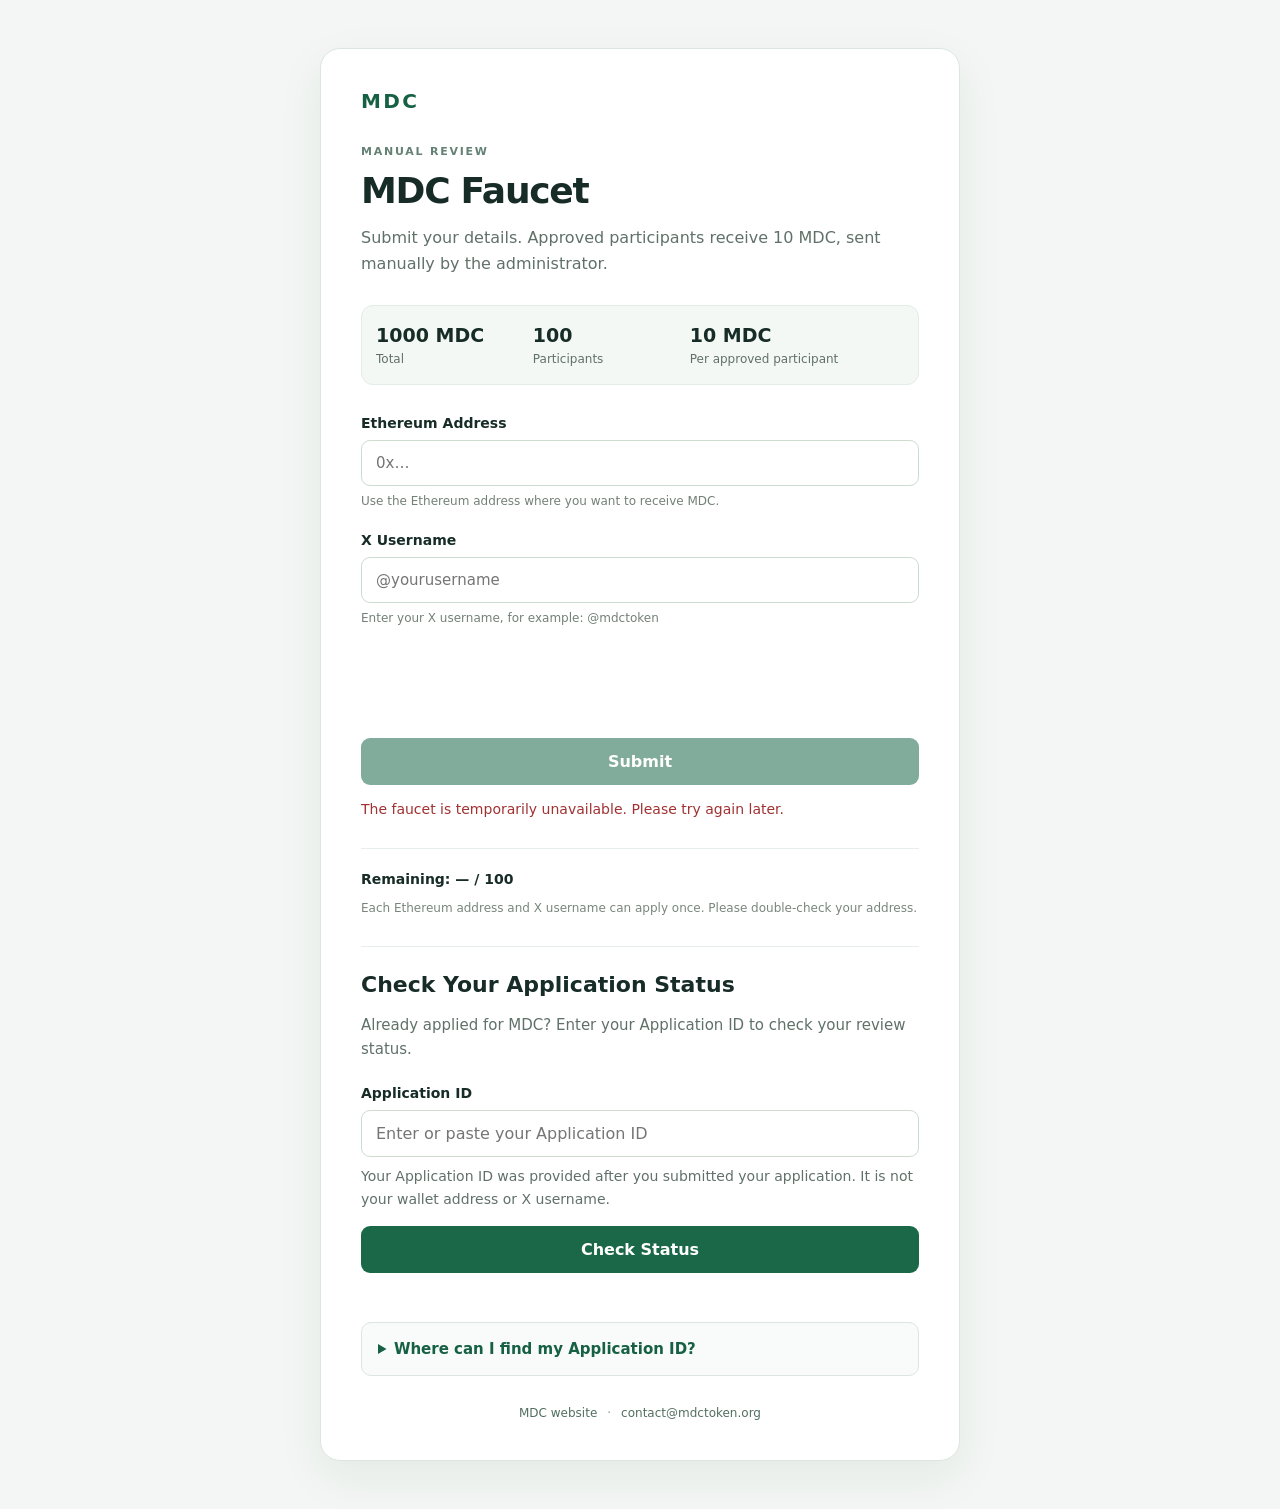
<file: faucet.html>
<!doctype html>
<html lang="en">
<head>
  <meta charset="utf-8">
  <meta name="viewport" content="width=device-width, initial-scale=1">
  <meta name="referrer" content="no-referrer">
  <title>MDC Faucet</title>
  <meta name="description" content="Submit your Ethereum address and X username for manual review. 10 MDC per approved participant.">
  <link rel="stylesheet" href="./faucet.css">
  <script src="./faucet.mjs" type="module"></script>
  <script src="https://challenges.cloudflare.com/turnstile/v0/api.js?render=explicit" defer></script>
</head>
<body>
  <main class="card">
    <div class="brand">MDC</div>
    <p class="eyebrow">MANUAL REVIEW</p>
    <h1>MDC Faucet</h1>
    <p class="intro">Submit your details. Approved participants receive 10 MDC, sent manually by the administrator.</p>
    <div class="facts" aria-label="Faucet allocation">
      <div><strong>1000 MDC</strong><span>Total</span></div>
      <div><strong>100</strong><span>Participants</span></div>
      <div><strong>10 MDC</strong><span>Per approved participant</span></div>
    </div>
    <form id="application-form" novalidate>
      <label for="wallet">Ethereum Address</label>
      <input id="wallet" name="walletAddress" type="text" placeholder="0x…" autocomplete="off" autocapitalize="off" spellcheck="false" maxlength="44" required aria-describedby="wallet-help">
      <small id="wallet-help">Use the Ethereum address where you want to receive MDC.</small>
      <label for="username">X Username</label>
      <input id="username" name="xUsername" type="text" placeholder="@yourusername" autocomplete="off" autocapitalize="off" spellcheck="false" maxlength="32" required aria-describedby="username-help">
      <small id="username-help">Enter your X username, for example: @mdctoken</small>
      <div id="captcha" class="captcha" aria-label="Human verification"></div>
      <button id="submit" type="submit" disabled>Submit</button>
      <p id="message" role="status" aria-live="polite">Loading…</p>
    </form>
    <section id="submission-receipt" class="result" hidden>
      <h2>Application submitted successfully.</h2>
      <p>Application ID:</p><code id="saved-application-id"></code>
      <p>Please save this ID. You can use it to check your application status.</p>
      <p class="note">Keep this ID private. It allows access to your status and any correction requested by the administrator.</p>
    </section>
    <p class="remaining" id="remaining">Remaining: — / 100</p>
    <p class="note">Each Ethereum address and X username can apply once. Please double-check your address.</p>
    <section class="status-section" aria-labelledby="status-heading">
      <h2 id="status-heading">Check Your Application Status</h2>
      <p class="status-intro">Already applied for MDC? Enter your Application ID to check your review status.</p>
      <form id="status-form" novalidate>
        <label for="application-id">Application ID</label>
        <input id="application-id" name="applicationId" type="text" autocomplete="off" autocapitalize="off" spellcheck="false" maxlength="36" placeholder="Enter or paste your Application ID" aria-describedby="application-id-help status-message" required>
        <small id="application-id-help">Your Application ID was provided after you submitted your application. It is not your wallet address or X username.</small>
        <button id="check-status" type="submit">Check Status</button>
      </form>
      <p id="status-message" role="status" aria-live="polite" aria-atomic="true"></p>
      <details class="application-id-help">
        <summary>Where can I find my Application ID?</summary>
        <div class="application-id-help-content">
          <h3>How to find your Application ID</h3>
          <p>After successfully submitting your MDC Faucet application, you will see a unique Application ID on the confirmation page.</p>
          <p>Copy and save this ID to check your application status later.</p>
          <h3>Didn't save your Application ID?</h3>
          <p>If you submitted your application before Application IDs were displayed, you may not have received one.</p>
          <p>Please contact MDC through the <a href="mailto:contact@mdctoken.org">official support channel</a> for assistance.</p>
          <p>Do not submit another application just to obtain a new ID.</p>
        </div>
      </details>
      <section id="status-result" class="result" hidden>
        <h3 id="status-title"></h3><p id="status-description"></p>
        <p id="public-reason" hidden></p>
        <p id="status-wallet"></p><p id="status-username"></p>
        <p id="payment-details" hidden>Payment completed<br>Amount: 10 MDC<br>Transaction: <a id="payment-link" target="_blank" rel="noopener noreferrer"></a></p>
        <button id="show-correction" type="button" hidden>Correct X Username</button>
      </section>
      <form id="correction-form" class="result" hidden novalidate>
        <label for="correction-wallet">Ethereum Address</label>
        <input id="correction-wallet" type="text" readonly aria-describedby="correction-wallet-help">
        <small id="correction-wallet-help">Your original wallet address is fixed. Only your X username can be corrected.</small>
        <label for="correction-username">New X Username</label>
        <input id="correction-username" type="text" placeholder="@yourusername" autocomplete="off" autocapitalize="off" spellcheck="false" maxlength="32" required>
        <div id="correction-captcha" class="captcha" aria-label="New human verification"></div>
        <button id="submit-correction" type="submit" disabled>Submit Correction</button>
        <p id="correction-message" role="status" aria-live="polite"></p>
      </form>
    </section>
    <footer><a href="https://mdctoken.org/">MDC website</a><span>·</span><a href="mailto:contact@mdctoken.org">contact@mdctoken.org</a></footer>
  </main>
</body>
</html>
</file>
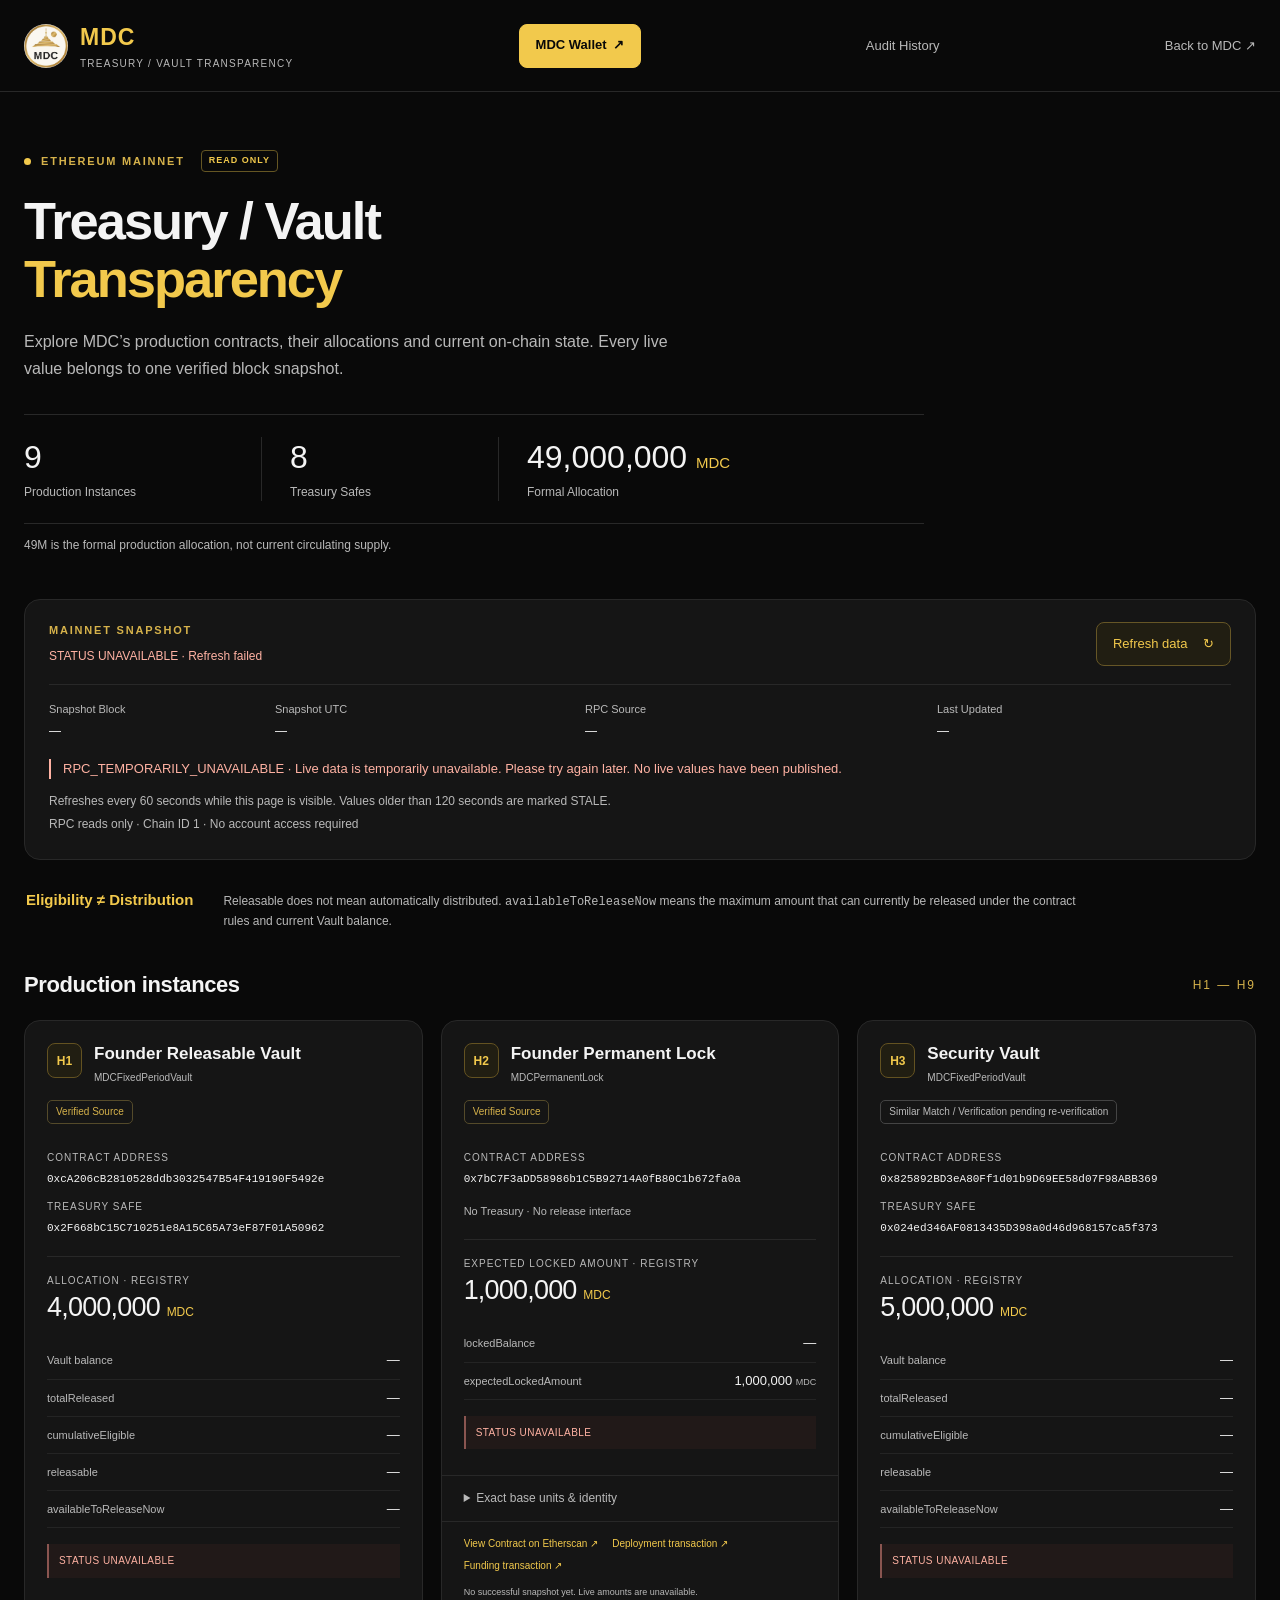
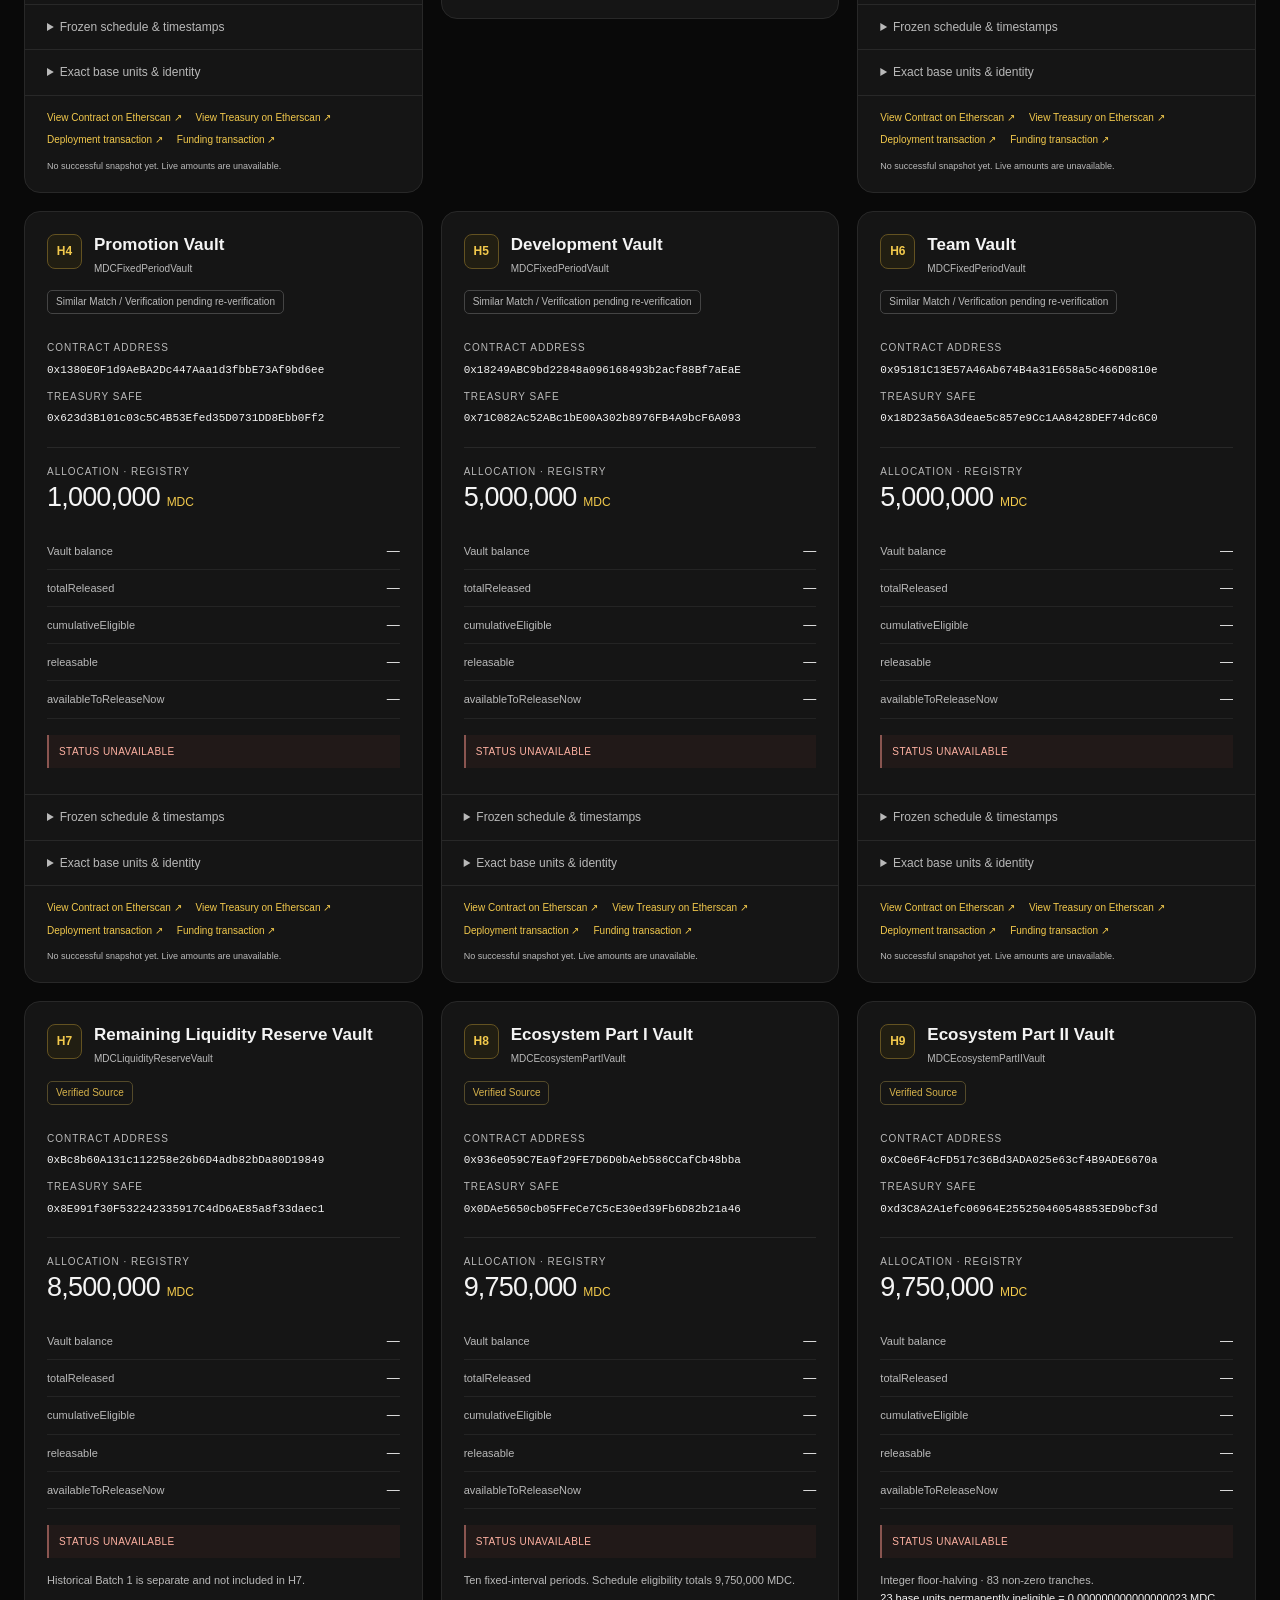
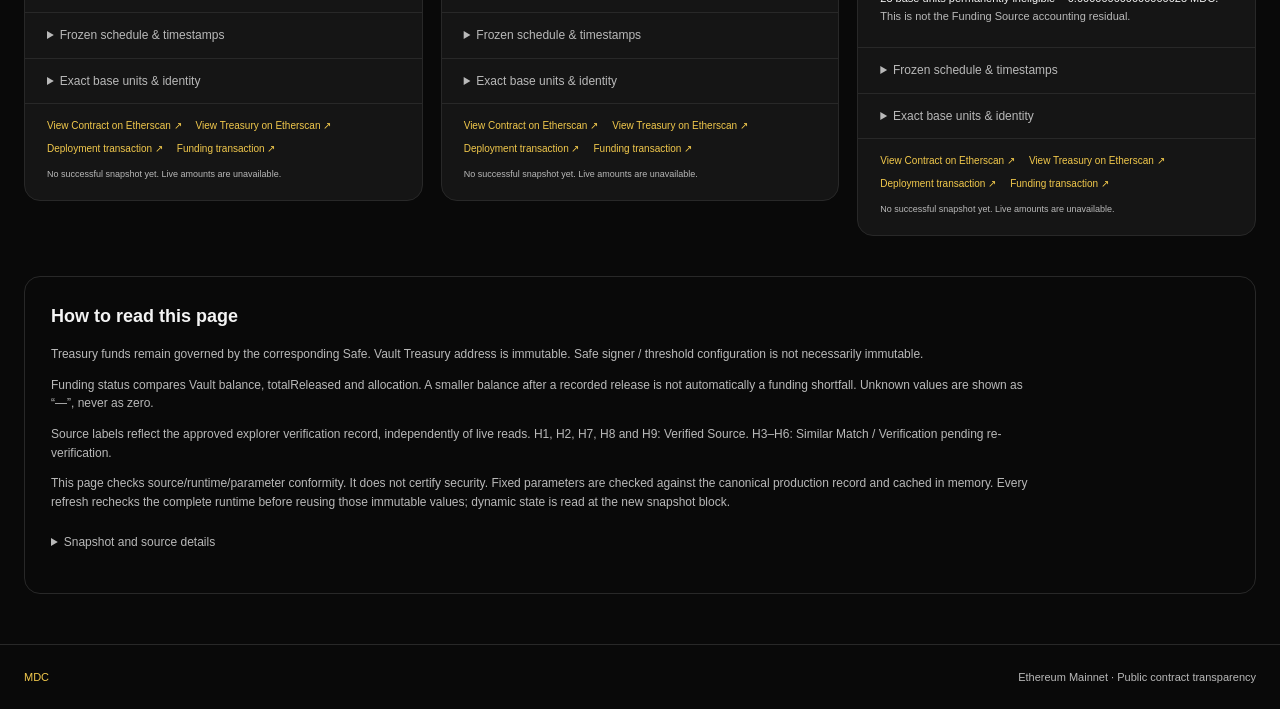
<file: transparency.html>
<!doctype html>
<html lang="en">
<head>
  <meta name="referrer" content="no-referrer">
  <meta charset="utf-8">
  <meta name="viewport" content="width=device-width, initial-scale=1">
  <meta name="description" content="Read-only Ethereum Mainnet transparency for the nine MDC production Vault and Lock instances.">
  <meta http-equiv="Content-Security-Policy" content="default-src 'self'; script-src 'self'; style-src 'self'; img-src 'self'; connect-src https://ethereum.drpc.org https://ethereum-rpc.publicnode.com; object-src 'none'; base-uri 'none'; form-action 'none'">
  <title>MDC Treasury / Vault Transparency</title>
  <link rel="icon" href="mdc-token-icon.svg" type="image/svg+xml">
  <link rel="stylesheet" href="transparency/style.css">
  <script type="module" src="transparency/app.mjs"></script>
</head>
<body>
  <a class="skip" href="#instances">Skip to production instances</a>
  <header class="topbar"><div class="topbar-inner">
    <a class="brand" href="index.html"><img src="mdc-logo.jpg" alt=""><span>MDC <span class="brand-sub">Treasury / Vault Transparency</span></span></a>
    <a class="wallet-link" href="https://wallet.mdctoken.org/" target="_blank" rel="noopener noreferrer">MDC Wallet <span aria-hidden="true">↗</span></a>
    <a class="home-link" href="transparency/history.html">Audit History</a>
    <a class="home-link" href="/">Back to MDC <span aria-hidden="true">↗</span></a>
  </div></header>
  <main>
    <section class="intro" aria-labelledby="page-title">
      <div class="eyebrow"><span class="network-dot" aria-hidden="true"></span> Ethereum Mainnet <span class="read-only">READ ONLY</span></div>
      <h1 id="page-title">Treasury / Vault<br><span>Transparency</span></h1>
      <p class="lead">Explore MDC’s production contracts, their allocations and current on-chain state. Every live value belongs to one verified block snapshot.</p>
      <div class="summary-grid">
        <div><strong>9</strong><span>Production Instances</span></div>
        <div><strong>8</strong><span>Treasury Safes</span></div>
        <div><strong>49,000,000 <small>MDC</small></strong><span>Formal Allocation</span></div>
      </div>
      <p class="allocation-note">49M is the formal production allocation, not current circulating supply.</p>
    </section>
    <section class="snapshot-panel" aria-label="Data snapshot">
      <div class="snapshot-heading"><div><span class="eyebrow">MAINNET SNAPSHOT</span><p id="snapshot-status" role="status" aria-live="polite">STATUS UNAVAILABLE · Awaiting first verified snapshot</p></div><button id="refresh" type="button">Refresh data <span aria-hidden="true">↻</span></button></div>
      <dl class="snapshot-grid">
        <div><dt>Snapshot Block</dt><dd id="snapshot-block">—</dd></div>
        <div><dt>Snapshot UTC</dt><dd id="snapshot-utc">—</dd></div>
        <div><dt>RPC Source</dt><dd id="snapshot-source">—</dd></div>
        <div><dt>Last Updated</dt><dd id="snapshot-updated">—</dd></div>
      </dl>
      <p id="snapshot-error" class="error" role="alert" hidden></p>
      <p class="small" id="refresh-note">Refreshes every 60 seconds while this page is visible. Values older than 120 seconds are marked STALE.</p>
      <p class="small">RPC reads only · Chain ID 1 · No account access required</p>
    </section>
    <section class="principle" aria-label="Reading the data"><strong>Eligibility ≠ Distribution</strong><p>Releasable does not mean automatically distributed. <code>availableToReleaseNow</code> means the maximum amount that can currently be released under the contract rules and current Vault balance.</p></section>
    <div class="section-heading"><h2 id="instances-title">Production instances</h2><span>H1 — H9</span></div>
    <section id="instances" class="cards" aria-labelledby="instances-title" aria-busy="true"></section>
    <noscript><p class="error">JavaScript is required to read the public Ethereum data. No live values are available.</p></noscript>
    <section class="reading-notes" aria-labelledby="reading-title">
      <h2 id="reading-title">How to read this page</h2>
      <p>Treasury funds remain governed by the corresponding Safe. Vault Treasury address is immutable. Safe signer / threshold configuration is not necessarily immutable.</p>
      <p>Funding status compares Vault balance, totalReleased and allocation. A smaller balance after a recorded release is not automatically a funding shortfall. Unknown values are shown as “—”, never as zero.</p>
      <p>Source labels reflect the approved explorer verification record, independently of live reads. H1, H2, H7, H8 and H9: Verified Source. H3–H6: Similar Match / Verification pending re-verification.</p>
      <p>This page checks source/runtime/parameter conformity. It does not certify security. Fixed parameters are checked against the canonical production record and cached in memory. Every refresh rechecks the complete runtime before reusing those immutable values; dynamic state is read at the new snapshot block.</p>
      <details><summary>Snapshot and source details</summary><p>All calls in a refresh use one numbered Ethereum block. The block hash is checked again before publishing the complete snapshot. A failed refresh retains the previous whole snapshot; it never combines old and new values. Latest blocks may subsequently be reorganized.</p><p>Canonical configuration: <code>contracts/treasury-vesting/spec/PRODUCTION-REGISTRY.md</code>. ABI getters are extracted from the locked production artifacts. Runtime bytes include immutables and metadata.</p><p id="registry-digest" class="mono"></p><p>Public RPC availability and browser access policies can interrupt reads. A transport failure may try the other listed public endpoint with a new full snapshot. Identity or integrity failures stop the refresh.</p></details>
    </section>
  </main>
  <footer><a href="index.html">MDC</a><span>Ethereum Mainnet · Public contract transparency</span></footer>
</body>
</html>
</file>
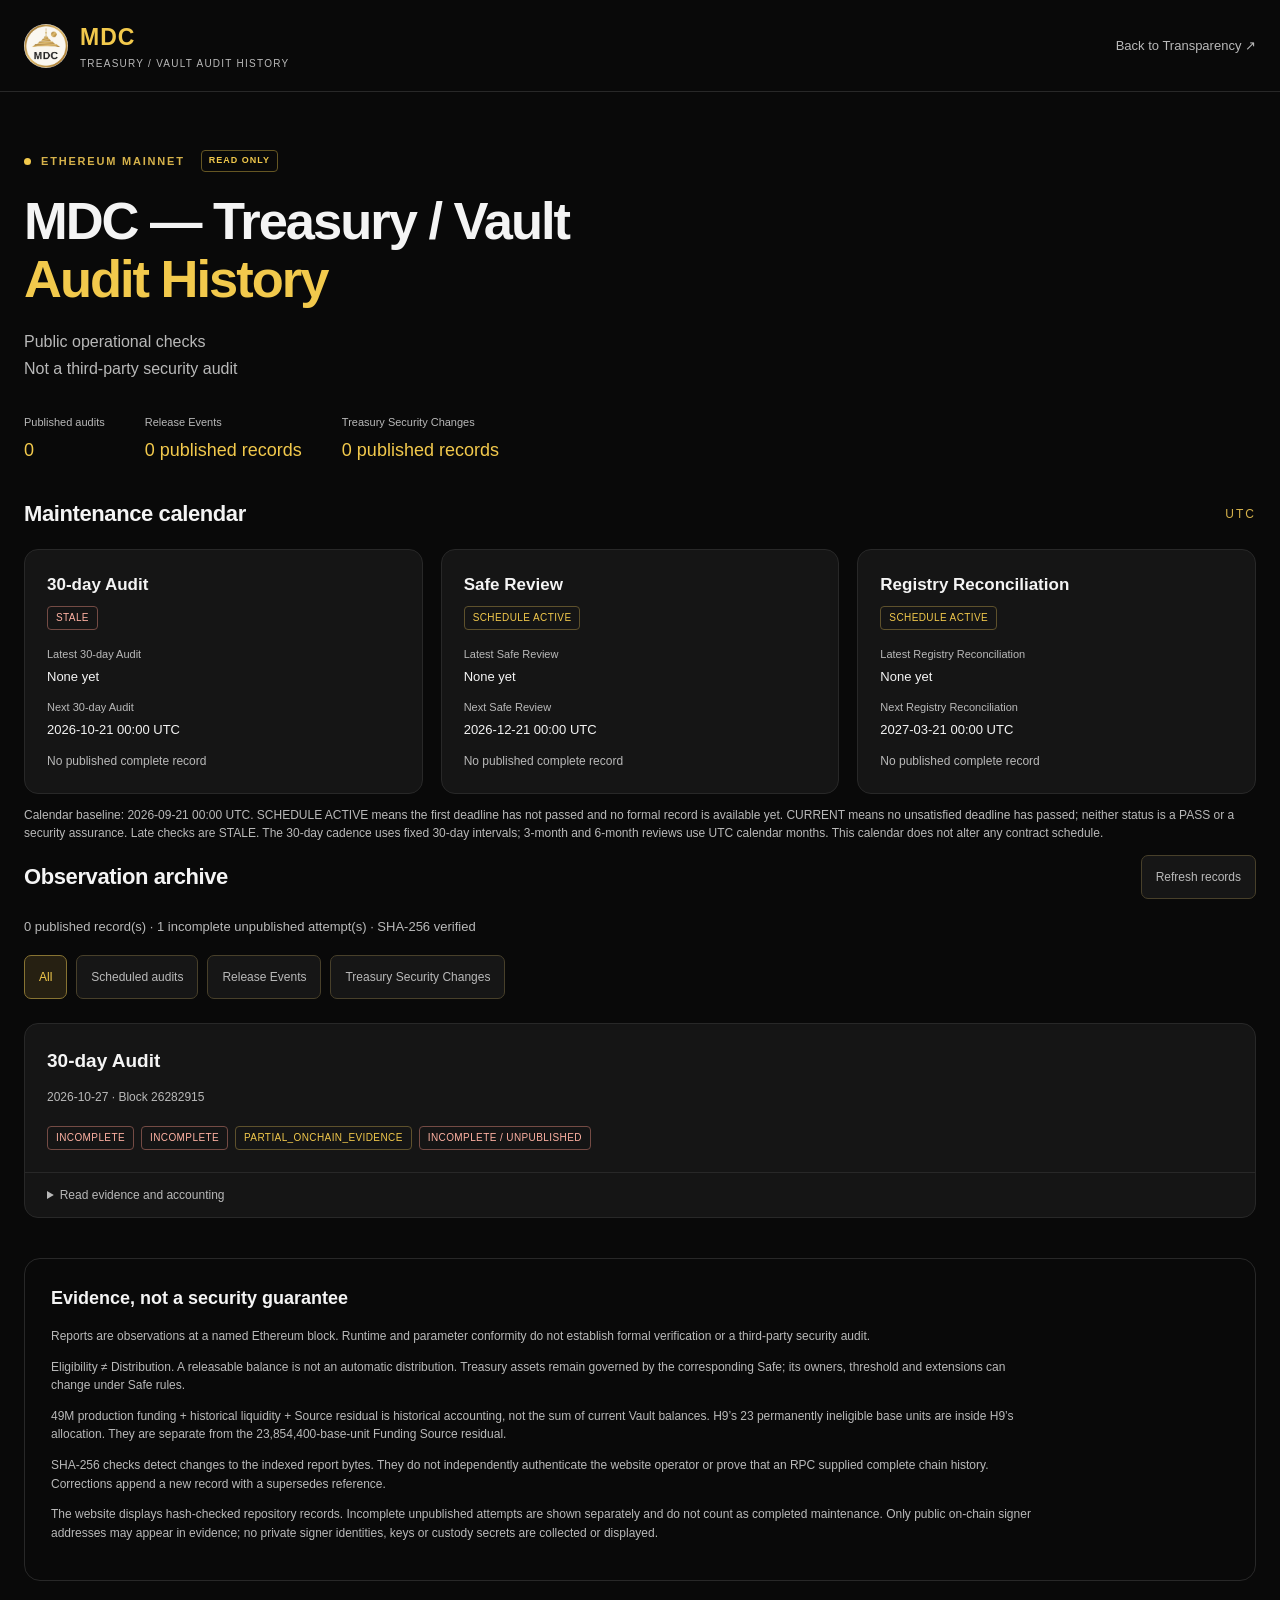
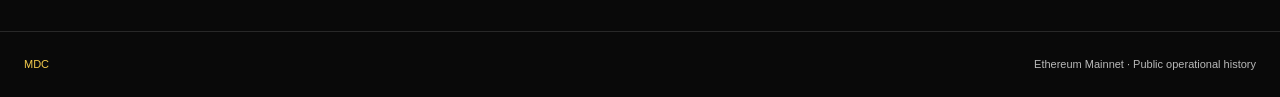
<file: transparency/history.html>
<!doctype html>
<html lang="en">
<head>
  <meta name="referrer" content="no-referrer">
  <meta charset="utf-8">
  <meta name="viewport" content="width=device-width, initial-scale=1">
  <meta name="description" content="Public operational checks for MDC Treasury and Vault contracts. Not a third-party security audit.">
  <meta http-equiv="Content-Security-Policy" content="default-src 'self'; script-src 'self'; style-src 'self'; img-src 'self'; connect-src 'self'; object-src 'none'; base-uri 'none'; form-action 'none'">
  <title>MDC — Treasury / Vault Audit History</title>
  <link rel="icon" href="../mdc-token-icon.svg" type="image/svg+xml">
  <link rel="stylesheet" href="style.css">
  <link rel="stylesheet" href="history/style.css">
  <script type="module" src="history/app.mjs"></script>
</head>
<body>
  <a class="skip" href="#history">Skip to audit records</a>
  <header class="topbar"><div class="topbar-inner">
    <a class="brand" href="../index.html"><img src="../mdc-logo.jpg" alt=""><span>MDC <span class="brand-sub">Treasury / Vault Audit History</span></span></a>
    <a class="home-link" href="../transparency.html">Back to Transparency ↗</a>
  </div></header>
  <main>
    <section class="intro">
      <div class="eyebrow"><span class="network-dot" aria-hidden="true"></span> Ethereum Mainnet <span class="read-only">READ ONLY</span></div>
      <h1>MDC — Treasury / Vault<br><span>Audit History</span></h1>
      <p class="lead">Public operational checks<br>Not a third-party security audit</p>
      <p id="preview-banner" class="error" hidden>LOCAL PREVIEW · DRY-RUN / UNPUBLISHED / NOT A FORMAL AUDIT RECORD. These records have not been published or accepted as completed maintenance.</p>
      <dl class="publication-summary" aria-label="Published record counts">
        <div><dt>Published audits</dt><dd id="published-audits">Loading…</dd></div>
        <div><dt>Release Events</dt><dd id="published-releases">Loading…</dd></div>
        <div><dt>Treasury Security Changes</dt><dd id="published-security-changes">Loading…</dd></div>
      </dl>
    </section>
    <section aria-labelledby="calendar-title">
      <div class="section-heading"><h2 id="calendar-title">Maintenance calendar</h2><span>UTC</span></div>
      <div id="cadences" class="cadence-grid" aria-busy="true"></div>
      <p class="small">Calendar baseline: 2026-09-21 00:00 UTC. SCHEDULE ACTIVE means the first deadline has not passed and no formal record is available yet. CURRENT means no unsatisfied deadline has passed; neither status is a PASS or a security assurance. Late checks are STALE. The 30-day cadence uses fixed 30-day intervals; 3-month and 6-month reviews use UTC calendar months. This calendar does not alter any contract schedule.</p>
    </section>
    <section id="history" aria-labelledby="history-title">
      <div class="section-heading"><h2 id="history-title">Observation archive</h2><button id="reload-history" type="button">Refresh records</button></div>
      <p id="load-status" role="status" aria-live="polite">Loading published index…</p>
      <div class="filters" aria-label="Filter records">
        <button type="button" data-filter="all" aria-pressed="true">All</button>
        <button type="button" data-filter="scheduled" aria-pressed="false">Scheduled audits</button>
        <button type="button" data-filter="release" aria-pressed="false">Release Events</button>
        <button type="button" data-filter="safe" aria-pressed="false">Treasury Security Changes</button>
      </div>
      <div id="records" aria-busy="true"></div>
    </section>
    <section class="reading-notes">
      <h2>Evidence, not a security guarantee</h2>
      <p>Reports are observations at a named Ethereum block. Runtime and parameter conformity do not establish formal verification or a third-party security audit.</p>
      <p>Eligibility ≠ Distribution. A releasable balance is not an automatic distribution. Treasury assets remain governed by the corresponding Safe; its owners, threshold and extensions can change under Safe rules.</p>
      <p>49M production funding + historical liquidity + Source residual is historical accounting, not the sum of current Vault balances. H9’s 23 permanently ineligible base units are inside H9’s allocation. They are separate from the 23,854,400-base-unit Funding Source residual.</p>
      <p>SHA-256 checks detect changes to the indexed report bytes. They do not independently authenticate the website operator or prove that an RPC supplied complete chain history. Corrections append a new record with a supersedes reference.</p>
      <p>The website displays hash-checked repository records. Incomplete unpublished attempts are shown separately and do not count as completed maintenance. Only public on-chain signer addresses may appear in evidence; no private signer identities, keys or custody secrets are collected or displayed.</p>
    </section>
    <noscript><p class="error">JavaScript is required to load and integrity-check archive records. No report status is inferred while unavailable.</p></noscript>
  </main>
  <footer><a href="../index.html">MDC</a><span>Ethereum Mainnet · Public operational history</span></footer>
</body>
</html>
</file>
<file: faucet.css>
:root{color-scheme:light;font-family:Inter,ui-sans-serif,system-ui,-apple-system,BlinkMacSystemFont,"Segoe UI",sans-serif;color:#172c27;background:#f3f6f4;font-synthesis:none}
.status-intro{color:#607169;font-size:15px;line-height:1.6;margin:0 0 18px}#application-id{font-size:16px}#application-id-help{font-size:14px;line-height:1.6;color:#607169}.application-id-help{margin-top:8px;border:1px solid #dce5df;border-radius:10px;background:#f8fbf9;overflow-wrap:anywhere}.application-id-help summary{padding:14px 16px;min-height:48px;cursor:pointer;color:#166043;font-size:15px;font-weight:650;line-height:1.6}.application-id-help summary:hover{background:#f1f7f3}.application-id-help summary:focus-visible,#check-status:focus-visible{outline:3px solid #247b55;outline-offset:3px}.application-id-help-content{padding:0 16px 16px}.application-id-help-content h3{font-size:16px;line-height:1.5;margin:16px 0 8px}.application-id-help-content p{font-size:14px;line-height:1.7;margin:0 0 12px}.application-id-help-content p:last-child{margin-bottom:0}.application-id-help-content a{text-decoration:underline;color:#166043}.application-id-help-content a:focus-visible{outline:2px solid #247b55;outline-offset:2px}#application-id[aria-invalid="true"]{border-color:#a13232}
.status-section{margin-top:28px;border-top:1px solid #e8eeea;padding-top:24px}h2{font-size:22px;line-height:1.3;margin:0 0 14px}h3{font-size:18px;margin:0 0 10px}.result{margin-top:20px;border:1px solid #dce5df;background:#f8fbf9;padding:18px;border-radius:10px;overflow-wrap:anywhere}.result p{font-size:14px;line-height:1.6}.result code{font-family:ui-monospace,monospace;font-size:14px;overflow-wrap:anywhere;user-select:all}#status-form button{margin-top:16px}#status-message,#correction-message{font-size:14px;line-height:1.5;min-height:21px}.error{color:#a13232}.success{color:#166043}input[readonly]{background:#f1f5f2;color:#607169}[hidden]{display:none!important}#payment-link{overflow-wrap:anywhere}
*{box-sizing:border-box}body{margin:0;padding:48px 20px;min-height:100vh;display:grid;place-items:center}.card{width:100%;max-width:640px;padding:40px;background:#fff;border:1px solid #dce5df;border-radius:20px;box-shadow:0 16px 48px #153b2210}.brand{font-weight:800;font-size:20px;letter-spacing:.12em;color:#166043;margin-bottom:32px}.eyebrow{font-size:11px;letter-spacing:.16em;font-weight:700;color:#648174;margin:0 0 12px}h1{font-size:36px;letter-spacing:-.035em;line-height:1.15;margin:0 0 14px}.intro{color:#607169;line-height:1.6;margin:0 0 28px}.facts{display:grid;grid-template-columns:1fr 1fr 1.5fr;background:#f4f8f5;border:1px solid #e3ece5;border-radius:12px;padding:18px 14px;gap:14px;margin-bottom:30px}.facts strong{display:block;font-size:19px;white-space:nowrap}.facts span{display:block;color:#607169;font-size:12px;margin-top:6px}label{display:block;font-size:14px;font-weight:650;margin:24px 0 9px}input{display:block;width:100%;min-width:0;border:1px solid #cddbd1;background:#fff;color:#183429;padding:13px 14px;border-radius:9px;font:inherit;font-size:15px;outline:none}input:focus{border-color:#247b55;box-shadow:0 0 0 3px #247b5518}small{display:block;color:#738077;font-size:12px;margin-top:8px}.captcha{margin:24px 0;min-height:65px;max-width:100%}button{width:100%;border:0;border-radius:9px;background:#1b6849;color:#fff;padding:14px 20px;font:inherit;font-weight:650;cursor:pointer}button:hover:enabled{background:#15573c}button:disabled{cursor:not-allowed;opacity:.55}#message{font-size:14px;line-height:1.5;margin:14px 0 0;min-height:21px;color:#607169}#message.error{color:#a13232}#message.success{color:#166043}.remaining{font-weight:650;font-size:14px;margin:28px 0 12px;border-top:1px solid #e8eeea;padding-top:22px}.note{font-size:12px;color:#78867c;line-height:1.6;margin:0}footer{display:flex;flex-wrap:wrap;justify-content:center;gap:10px;margin-top:30px;font-size:12px;color:#89958d}a{color:#526f60;text-decoration:none}a:hover{text-decoration:underline}@media(max-width:480px){body{padding:18px 12px;display:block}.card{padding:26px 20px;border-radius:14px}.brand{margin-bottom:26px}h1{font-size:30px}.facts{padding:15px 10px;gap:8px;grid-template-columns:1fr 1fr 1.3fr}.facts strong{font-size:16px}.facts span{font-size:11px}.intro{font-size:14px}.captcha{min-height:70px}}
</file>
<file: transparency/style.css>
:root{color-scheme:dark;--bg:#090909;--card:#151515;--gold:#f2c94c;--soft:#d6b24b;--line:#282828;--text:#f4f4f4;--muted:#b9b9b9;--error:#ffb2a3}
*{box-sizing:border-box}body{margin:0;background:var(--bg);color:var(--text);font-family:Arial,Helvetica,sans-serif;line-height:1.55}a{color:var(--gold);text-decoration:none}a:hover{text-decoration:underline}button,summary,a{-webkit-tap-highlight-color:transparent}button:focus-visible,summary:focus-visible,a:focus-visible{outline:2px solid var(--gold);outline-offset:5px}button{font:inherit;cursor:pointer}button:disabled{cursor:wait;opacity:.6}.skip{position:absolute;top:-100px;left:16px;background:var(--gold);color:#090909;padding:12px;z-index:10}.skip:focus{top:8px}.topbar{border-bottom:1px solid var(--line);background:var(--bg)}.topbar-inner{max-width:1328px;margin:auto;display:flex;align-items:center;justify-content:space-between;padding:20px 24px;gap:16px}.brand{display:flex;gap:12px;align-items:center;color:var(--gold);font-size:23px;font-weight:700;letter-spacing:1px}.brand img{width:44px;height:44px;object-fit:cover;border-radius:50%}.brand-sub{display:block;color:var(--muted);font-size:10px;letter-spacing:1.25px;text-transform:uppercase;font-weight:400}.home-link{font-size:13px;color:var(--muted)}main{max-width:1328px;margin:auto;padding:0 24px}.intro{padding:58px 0 32px}.eyebrow{display:flex;align-items:center;gap:10px;color:var(--soft);font-size:11px;font-weight:700;letter-spacing:1.8px;text-transform:uppercase}.network-dot{width:7px;height:7px;border-radius:50%;background:var(--gold)}.read-only{border:1px solid #655623;color:var(--gold);border-radius:4px;padding:3px 7px;letter-spacing:1px;font-size:9px;margin-left:6px}h1{font-size:clamp(36px,4.1vw,60px);line-height:1.1;letter-spacing:-2px;margin:20px 0}h1 span{color:var(--gold)}.lead{max-width:660px;color:var(--muted);font-size:16px;line-height:1.7;margin-bottom:32px}.summary-grid{display:grid;grid-template-columns:1fr 1fr 2fr;border-block:1px solid var(--line);padding:22px 0;max-width:900px;gap:24px}.summary-grid>div{display:flex;flex-direction:column}.summary-grid>div+div{border-left:1px solid var(--line);padding-left:28px}.summary-grid strong{font-size:32px;font-weight:500;font-variant-numeric:tabular-nums;line-height:1.25}.summary-grid small{font-size:15px;color:var(--gold)}.summary-grid span{font-size:12px;color:var(--muted);margin-top:6px}.allocation-note,.small{font-size:12px;color:var(--muted)}.snapshot-panel{background:var(--card);border:1px solid var(--line);border-radius:16px;padding:22px 24px}.snapshot-heading{display:flex;justify-content:space-between;align-items:center;gap:20px}.snapshot-heading p{font-size:12px;margin:8px 0 0;color:var(--muted)}#snapshot-status[data-state=live]{color:var(--gold)}#snapshot-status[data-state=error],#snapshot-status[data-state=stale]{color:var(--error)}#refresh{border:1px solid #665626;border-radius:8px;background:#211e12;color:var(--gold);padding:11px 16px;white-space:nowrap;font-size:13px;min-height:44px}#refresh span{margin-left:12px}.snapshot-grid{display:grid;grid-template-columns:1fr 1.4fr 1.6fr 1.4fr;gap:16px;border-top:1px solid var(--line);padding-top:16px;margin:18px 0}dt{font-size:11px;color:var(--muted)}dd{margin:4px 0 0;font-size:12px;overflow-wrap:anywhere;font-variant-numeric:tabular-nums}.snapshot-panel .small{margin:4px 0}.error{color:var(--error);font-size:13px;overflow-wrap:anywhere;border-left:2px solid var(--error);padding-left:12px}.principle{display:flex;gap:30px;align-items:baseline;margin:28px 0 38px;padding:0 2px}.principle strong{color:var(--gold);font-size:15px;white-space:nowrap}.principle p{margin:0;color:var(--muted);font-size:12px;max-width:860px}code{font-family:Consolas,monospace;overflow-wrap:anywhere}.section-heading{display:flex;justify-content:space-between;align-items:center;margin:0 0 18px}.section-heading h2{font-size:22px;letter-spacing:-.4px;margin:0}.section-heading>span{color:var(--soft);font-size:12px;letter-spacing:2px}.cards{display:grid;grid-template-columns:repeat(3,minmax(0,1fr));gap:18px;align-items:start}.vault-card{background:var(--card);border:1px solid var(--line);border-radius:16px;overflow:hidden}.card-main{padding:22px}.card-heading{display:flex;gap:12px;align-items:flex-start}.instance-id{display:grid;place-items:center;flex:none;width:35px;height:35px;border:1px solid #635221;border-radius:8px;color:var(--gold);font-size:12px;font-weight:700;background:#211e12}.card-heading h3{font-size:17px;line-height:1.35;margin:0 0 4px;font-weight:600}.contract-type{font-size:10px;color:var(--muted);overflow-wrap:anywhere}.source-badge{display:inline-block;margin:14px 0 16px;font-size:10px;border:1px solid #544a2a;color:var(--soft);padding:4px 8px;border-radius:5px;line-height:1.4}.source-badge.pending{color:var(--muted);border-color:#444}.address-label{font-size:10px;color:var(--muted);display:block;text-transform:uppercase;letter-spacing:1px;margin:10px 0 5px}.address{font-family:Consolas,monospace;font-size:11px;overflow-wrap:anywhere;line-height:1.65}.allocation{margin:19px 0 16px;padding-top:16px;border-top:1px solid var(--line)}.allocation .label{font-size:10px;color:var(--muted);text-transform:uppercase;letter-spacing:1px}.allocation .amount{font-size:27px;line-height:1.4;letter-spacing:-.8px;font-variant-numeric:tabular-nums;overflow-wrap:anywhere}.allocation .unit{font-size:12px;color:var(--gold);letter-spacing:0}.metrics{margin:0}.metrics>div{display:flex;align-items:baseline;justify-content:space-between;gap:10px;padding:8px 0;border-bottom:1px solid #242424}.metrics dt{font-size:11px;max-width:52%;overflow-wrap:anywhere}.metrics dd{font-size:13px;text-align:right;margin:0;max-width:65%;font-variant-numeric:tabular-nums}.metrics small{color:var(--muted);font-size:9px}.status{font-size:10px;letter-spacing:.45px;line-height:1.55;margin:16px 0 4px;padding:9px 10px;border-left:2px solid #655623;background:#1d1b13;color:var(--gold)}.status.unavailable,.status.warning{border-left-color:#8a5550;color:var(--error);background:#211918}.card-note{font-size:11px;line-height:1.6;color:var(--muted);margin:14px 0 0}.card-note strong{color:var(--text);font-weight:400}.card-details{border-top:1px solid var(--line)}details{min-width:0}summary{cursor:pointer;color:var(--muted);font-size:12px;padding:13px 22px;min-height:44px}summary:hover{color:var(--gold)}.detail-body{padding:0 22px 18px}.detail-body dl{margin:0}.detail-body dt{margin-top:12px}.detail-body dd{font-size:11px}.detail-body .mono{font-size:10px}.mono{font-family:Consolas,monospace;overflow-wrap:anywhere}.schedule{width:100%;border-collapse:collapse;font-size:10px;margin:10px 0}.schedule th{color:var(--muted);font-weight:400;text-align:left;padding:5px 0}.schedule td{padding:6px 0;border-top:1px solid var(--line);vertical-align:top}.schedule td:last-child{text-align:right}.schedule time{display:block;color:var(--muted);font-size:9px}.card-footer{padding:14px 22px 18px;border-top:1px solid var(--line)}.evidence-links{display:flex;flex-wrap:wrap;column-gap:14px;row-gap:7px;font-size:10px}.snapshot-caption{font-size:9px;color:var(--muted);margin:12px 0 0;overflow-wrap:anywhere}.reading-notes{margin:40px 0 50px;padding:26px;border:1px solid var(--line);border-radius:16px}.reading-notes h2{font-size:18px;margin:0 0 14px}.reading-notes p{font-size:12px;color:var(--muted);max-width:980px}.reading-notes summary{padding:10px 0}.reading-notes details p{margin:8px 0}footer{max-width:1328px;margin:auto;padding:24px;border-top:1px solid var(--line);display:flex;justify-content:space-between;gap:20px;font-size:11px;color:var(--muted)}[hidden]{display:none!important}
@media(max-width:1199px){.cards{grid-template-columns:repeat(2,minmax(0,1fr))}.snapshot-grid{grid-template-columns:repeat(2,minmax(0,1fr))}.principle{display:block}.principle p{margin-top:10px}.intro{padding-top:40px}}
@media(max-width:760px){main{padding:0 16px}.topbar-inner{padding:16px}.brand-sub{font-size:8px;letter-spacing:.4px}.home-link{font-size:11px}.intro{padding:32px 0 22px}h1{font-size:38px;letter-spacing:-1.4px}.lead{font-size:14px}.summary-grid{grid-template-columns:1fr 1fr;gap:18px}.summary-grid strong{font-size:29px}.summary-grid>div+div{padding-left:20px}.summary-grid>div:last-child{grid-column:1/-1;border-left:0;border-top:1px solid var(--line);padding:16px 0 0}.snapshot-panel{padding:18px}.snapshot-heading{align-items:flex-start;flex-direction:column;gap:14px}#refresh{width:100%;text-align:center}.snapshot-grid{column-gap:18px;row-gap:18px}.cards{grid-template-columns:minmax(0,1fr)}.principle{margin:24px 0 30px}.section-heading h2{font-size:20px}.card-main{padding:20px}.reading-notes{padding:20px;margin:30px 0}.card-heading h3{font-size:18px}footer{padding:22px 16px;flex-direction:column;gap:8px}}
@media(prefers-reduced-motion:reduce){*{scroll-behavior:auto!important}}

/* Public wallet entry; keep header links usable on narrow screens. */
.topbar-inner{flex-wrap:wrap}.wallet-link{display:inline-flex;align-items:center;justify-content:center;gap:6px;min-height:44px;padding:10px 16px;border:1px solid var(--gold);border-radius:8px;background:var(--gold);color:#090909;font-size:13px;font-weight:700;white-space:nowrap}.wallet-link:hover{background:var(--soft);text-decoration:none}
@media(max-width:600px){.topbar-inner .brand{flex-basis:100%}.topbar-inner .wallet-link{flex:1 0 auto}}
</file>
<file: transparency/history/style.css>
.cadence-grid{display:grid;grid-template-columns:repeat(3,minmax(0,1fr));gap:18px}.cadence-card,.history-record{background:var(--card);border:1px solid var(--line);border-radius:14px;padding:22px;min-width:0}.cadence-card h3{margin:0;font-size:17px}.cadence-card dl{margin-bottom:0}.cadence-card dt{margin-top:12px}.cadence-card dd{font-size:13px}.tag{display:inline-block;padding:3px 8px;border:1px solid #5e512c;border-radius:4px;color:var(--gold);font-size:10px;letter-spacing:.4px;margin:8px 7px 0 0}.tag.warning{color:var(--error);border-color:#744b44}.filters{display:flex;flex-wrap:wrap;gap:9px;margin:18px 0 24px}.filters button,#reload-history{background:#161616;border:1px solid #48402a;color:var(--muted);border-radius:7px;padding:10px 14px;font-size:12px;min-height:44px}.filters button[aria-pressed=true]{color:var(--gold);background:#262012;border-color:#877332}#load-status{font-size:13px;color:var(--muted);overflow-wrap:anywhere}.history-record{margin-bottom:18px;padding:0;overflow:hidden}.record-head{padding:22px}.record-head h3{font-size:19px;margin:0 0 5px;overflow-wrap:anywhere}.record-meta{font-size:12px;color:var(--muted)}.record-body{padding:0 22px 22px}.record-body h4{font-size:14px;color:var(--gold);margin:24px 0 12px}.record-body pre{white-space:pre-wrap;overflow-wrap:anywhere;background:#0d0d0d;border:1px solid var(--line);padding:14px;border-radius:6px;font-size:11px}.history-record summary{border-top:1px solid var(--line)}.record-links{display:flex;gap:16px;flex-wrap:wrap;margin:18px 0 0;font-size:12px}.audit-grid{display:grid;grid-template-columns:repeat(2,minmax(0,1fr));gap:10px}.audit-item{border:1px solid var(--line);padding:12px;border-radius:7px;min-width:0}.audit-item h5{margin:0 0 8px;font-size:13px}.audit-item p{font-size:11px;margin:5px 0;overflow-wrap:anywhere}.empty-state{border:1px dashed #51462c;border-radius:12px;padding:30px;color:var(--muted);font-size:14px}.history-record .finding{font-size:12px;overflow-wrap:anywhere;color:var(--error)}.history-record .mono{font-size:11px}.record-error{padding:22px;border-color:#744b44}.record-error h3{font-size:17px}.record-error p{font-size:12px}.section-heading{flex-wrap:wrap}.record-body dl{display:grid;grid-template-columns:repeat(2,minmax(0,1fr));gap:10px}.record-body dd{margin-bottom:8px}@media(max-width:1199px){.cadence-grid{grid-template-columns:repeat(2,minmax(0,1fr))}}@media(max-width:760px){.cadence-grid,.audit-grid,.record-body dl{grid-template-columns:minmax(0,1fr)}.record-head,.record-body,.cadence-card{padding:18px}.record-body{padding-top:0}.filters button{flex:1 1 42%}.history-record summary{padding:13px 18px}.record-head h3{font-size:17px}}
.publication-summary{display:flex;flex-wrap:wrap;gap:24px 40px;margin:28px 0 0}.publication-summary>div{min-width:0}.publication-summary dd{margin:6px 0 0;color:var(--gold);font-size:18px}.cadence-card .small{margin-bottom:0}
</file>
